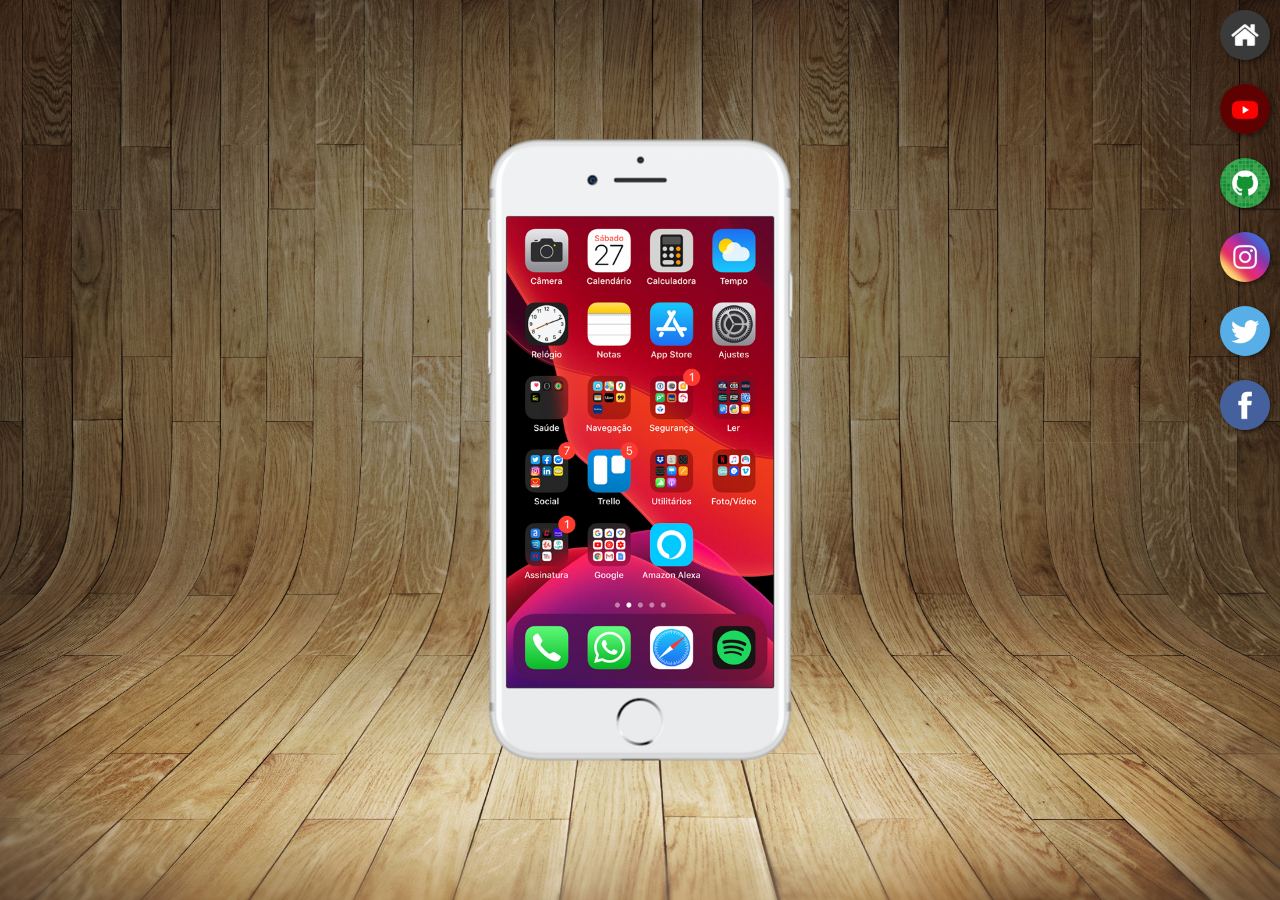
<file: index.html>
<!DOCTYPE html>
<html lang="pt-br">
<head>
    <meta charset="UTF-8">
    <meta name="viewport" content="width=device-width, initial-scale=1.0">
    <link rel="shortcut icon" href="pacote-d013/favicon.ico" type="image/x-icon">
    <link rel="stylesheet" href="estilos/style.css">
    <title>Projeto Redes Sociais</title>
</head>
<body>
   <main>
    <section id="telefone">
        <iframe src="home.html" name="tela" id="tela" frameborder="0">
            navegador não é compatível
        </iframe>

    </section>
    <section id="redes-sociais">
        <a href="home.html" target="tela"><img src="./pacote-d013/imagens/logo-home.jpg" alt="home"></a><br>
        <a href="youtube.html" target="tela"><img src="./pacote-d013/imagens/logo-youtube.jpg" alt="youtube"></a><br>
        <a href="github.html" target="tela"><img src="./pacote-d013/imagens/logo-github.jpg" alt="github"></a><br>
        <a href="instagram.html" target="tela"><img src="./pacote-d013/imagens/logo-instagram.jpg" alt="instagram"></a><br>
        <a href="twitter.html" target="tela"><img src="./pacote-d013/imagens/logo-twitter.jpg" alt="twitter"></a><br>
        <a href="facebook.html" target="tela"><img src="./pacote-d013/imagens/logo-facebook.jpg" alt="facebook"></a>
        
    </section>
   </main>
</body>
</html>
</file>
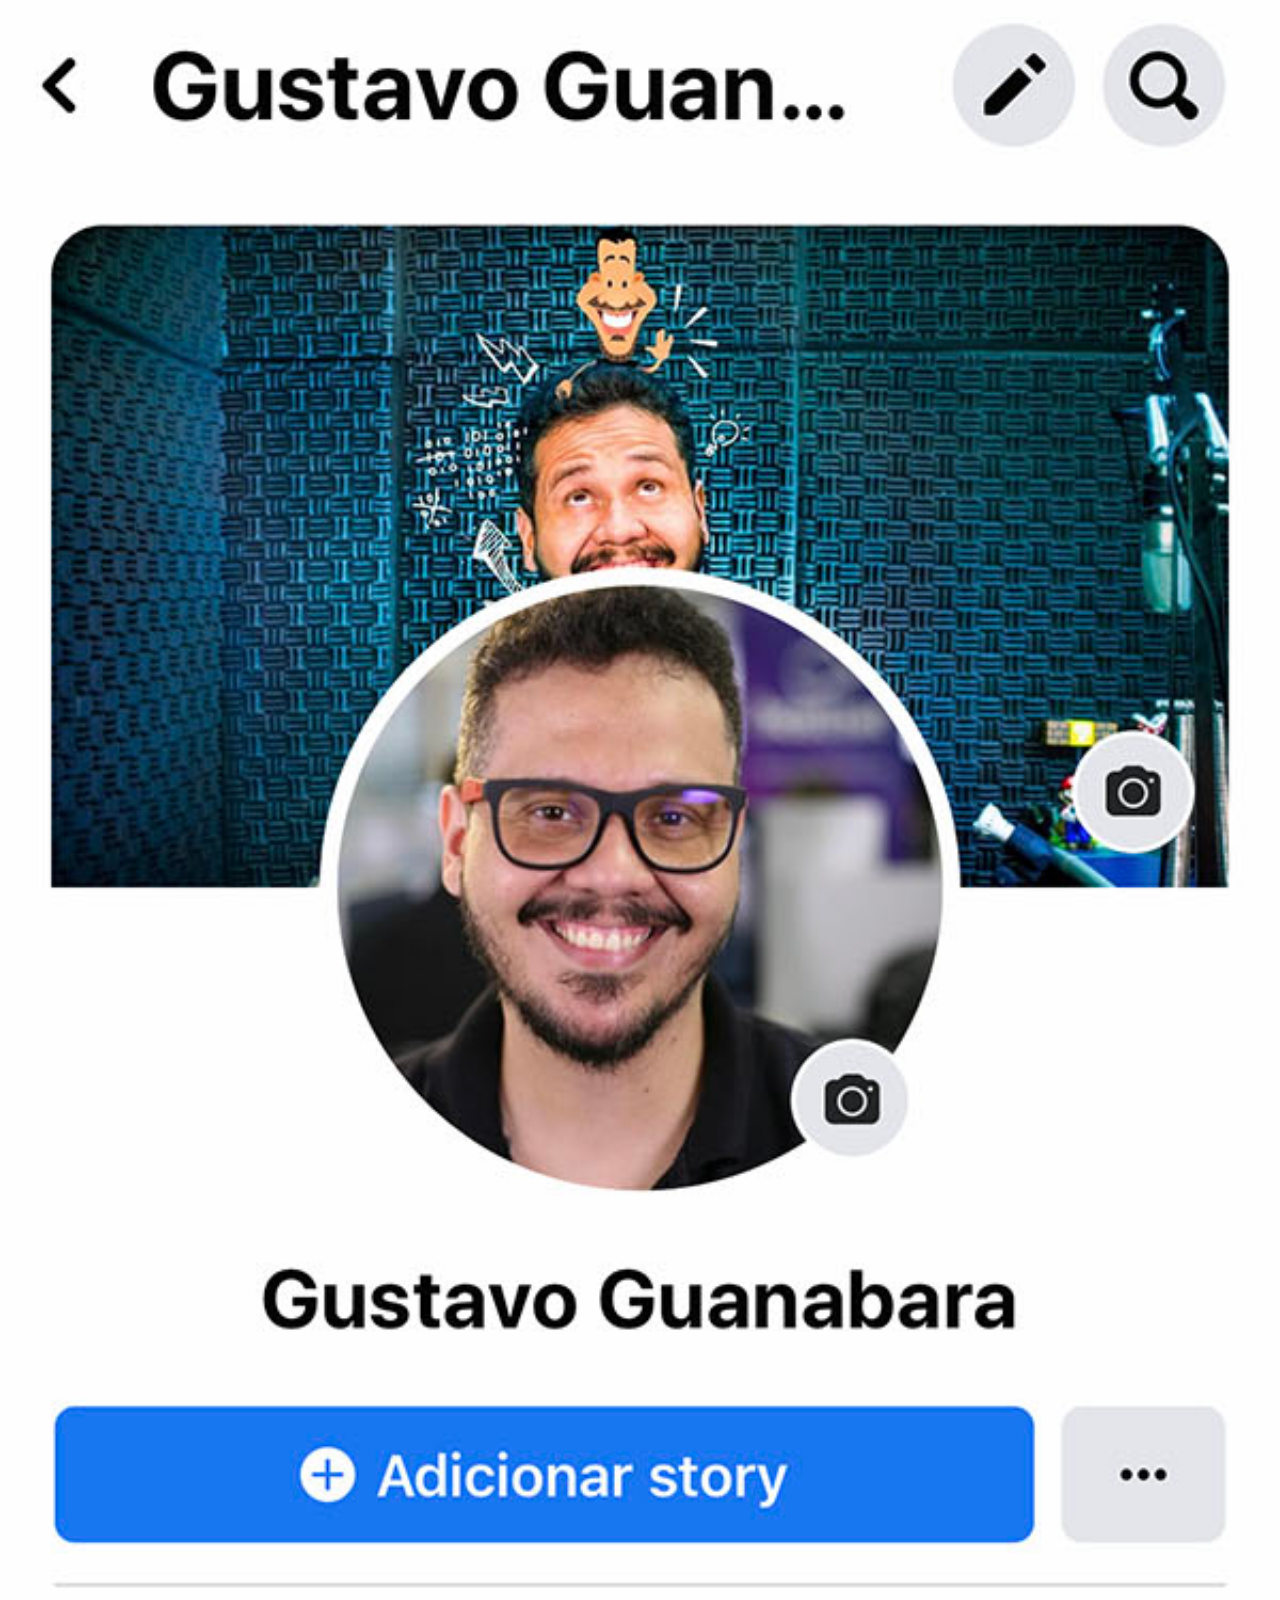
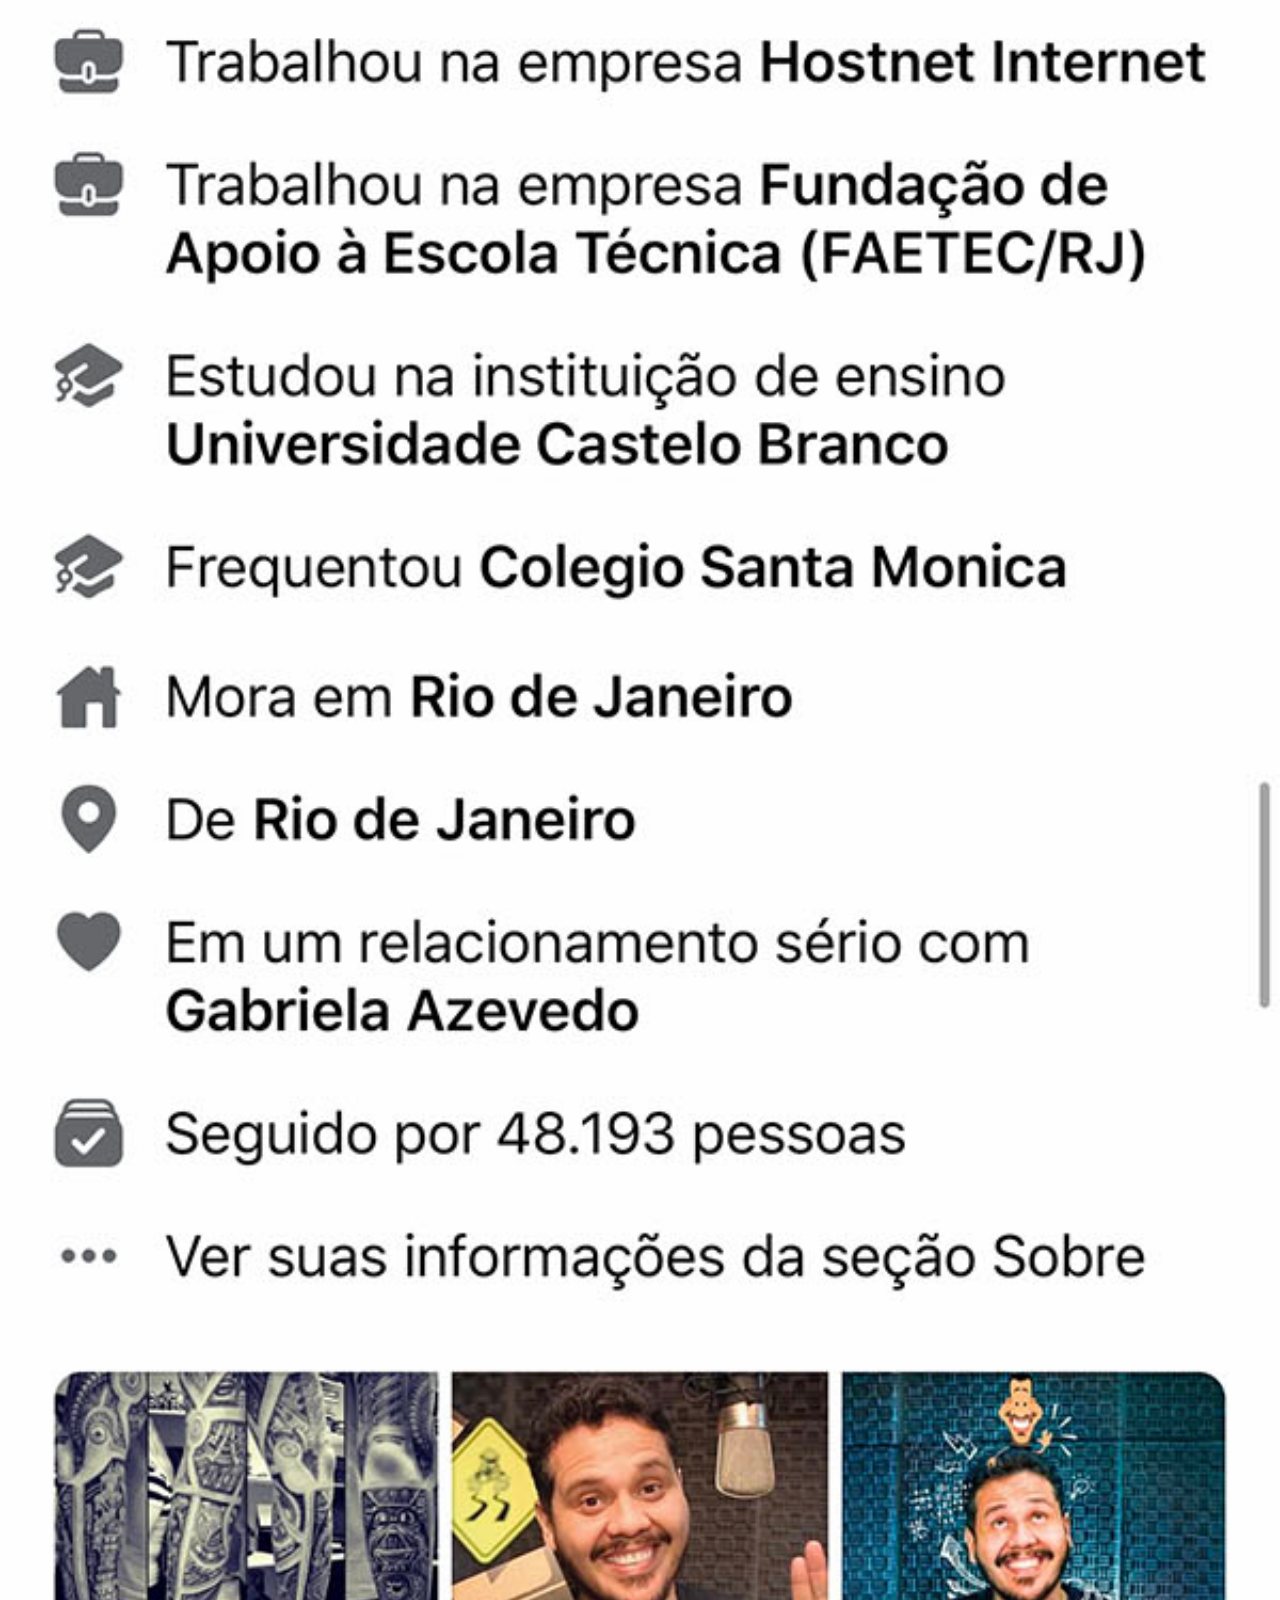
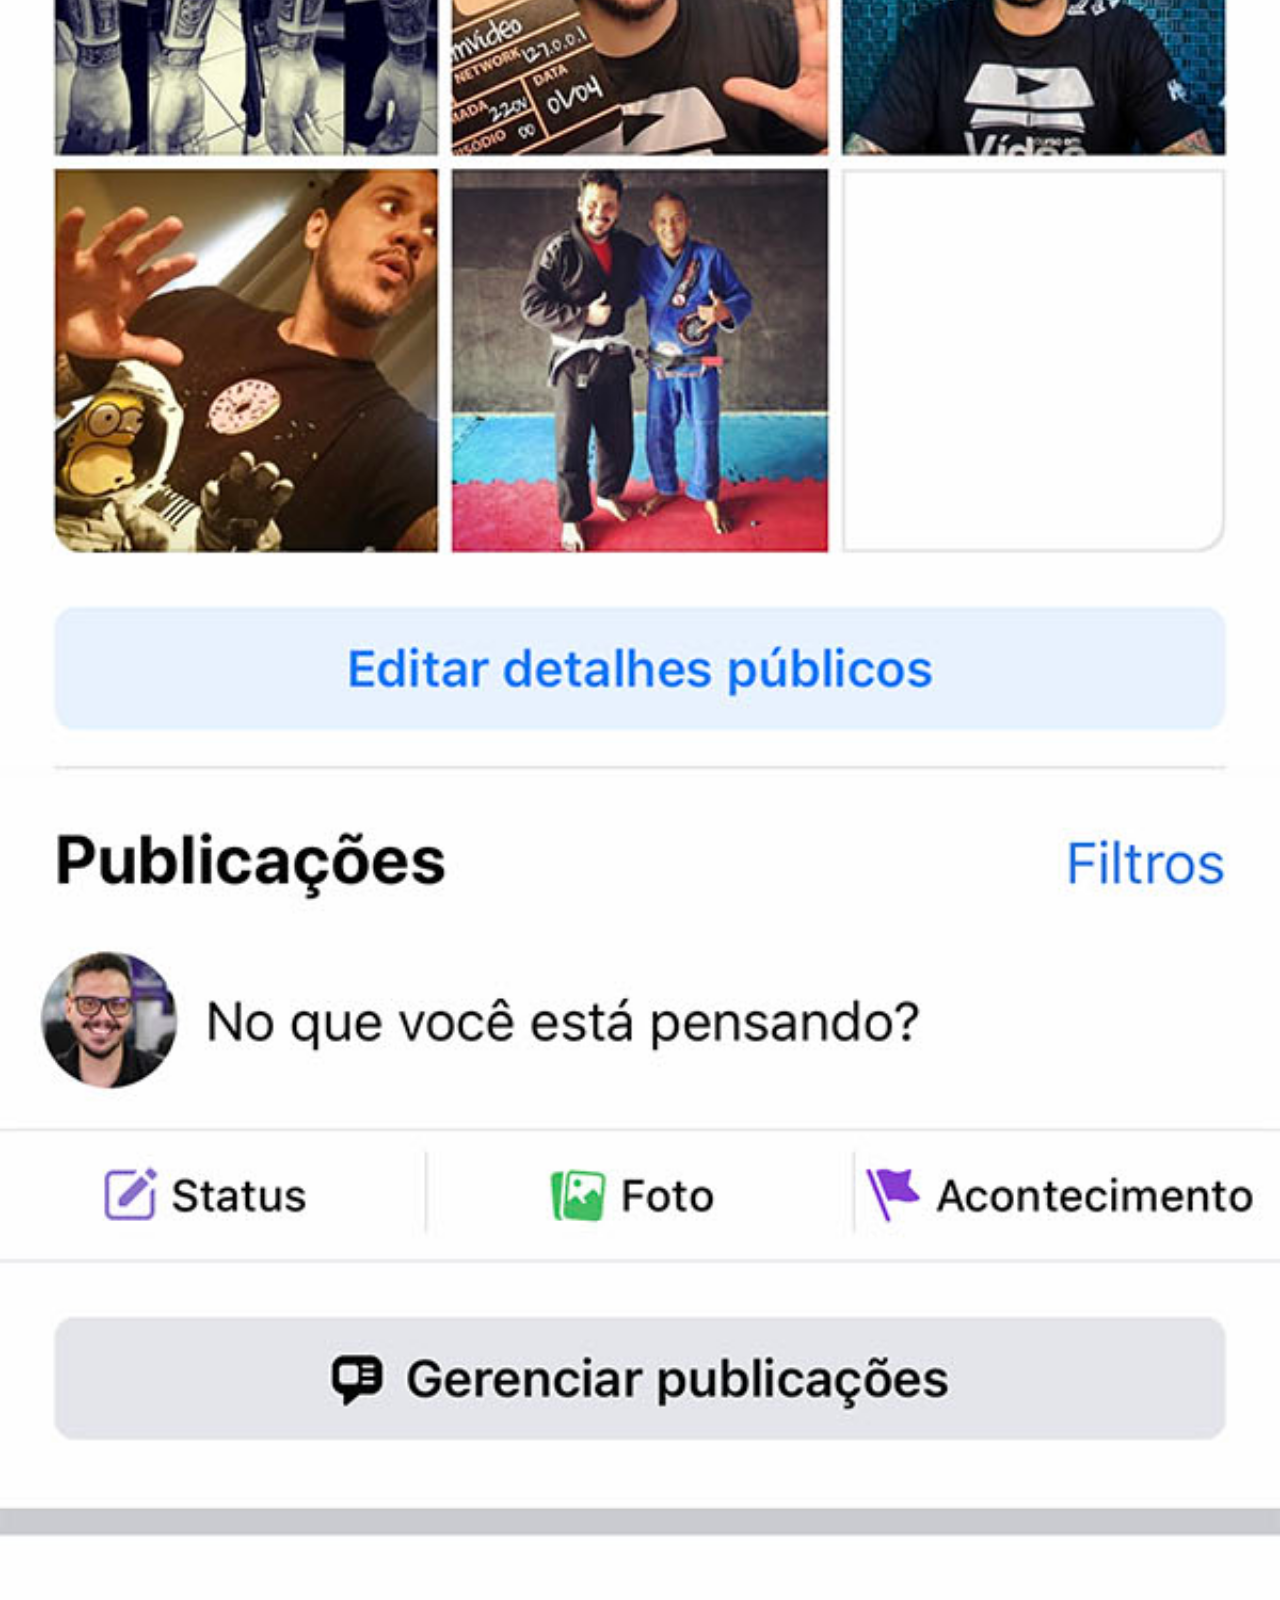
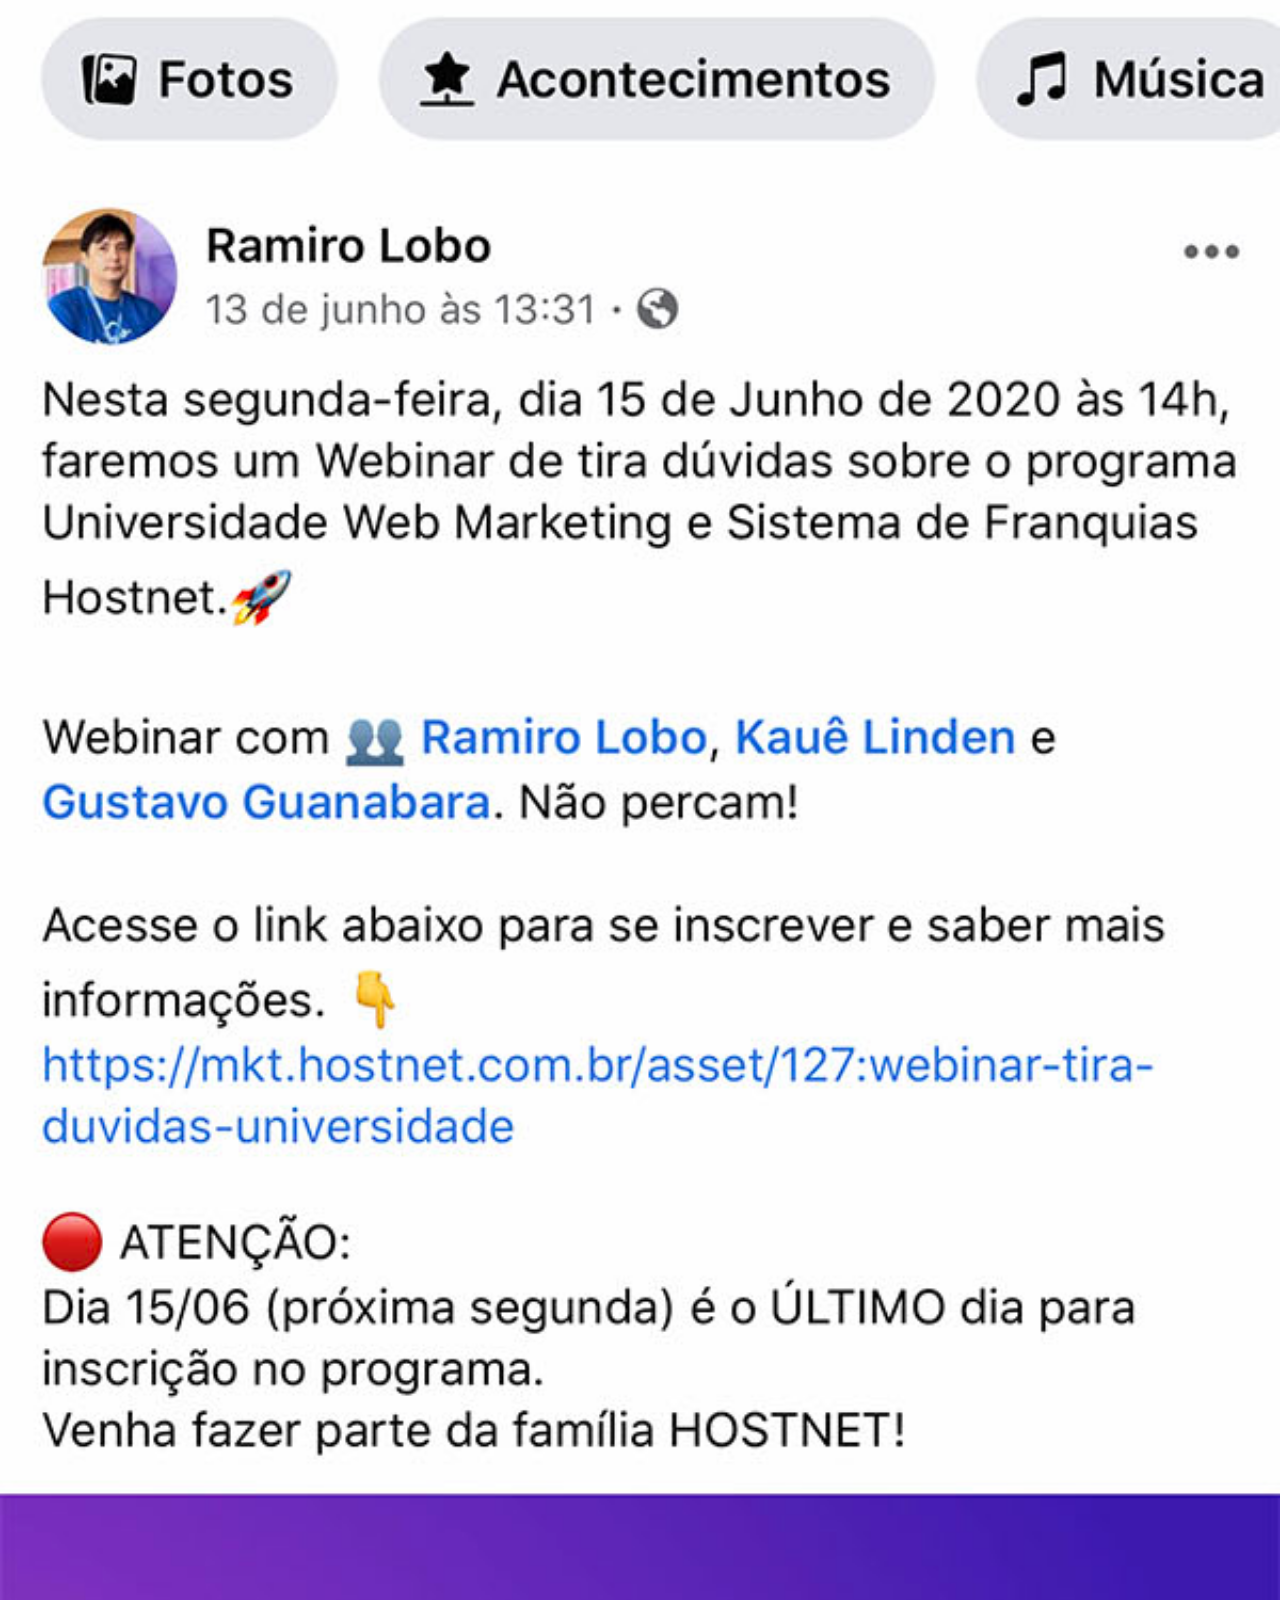
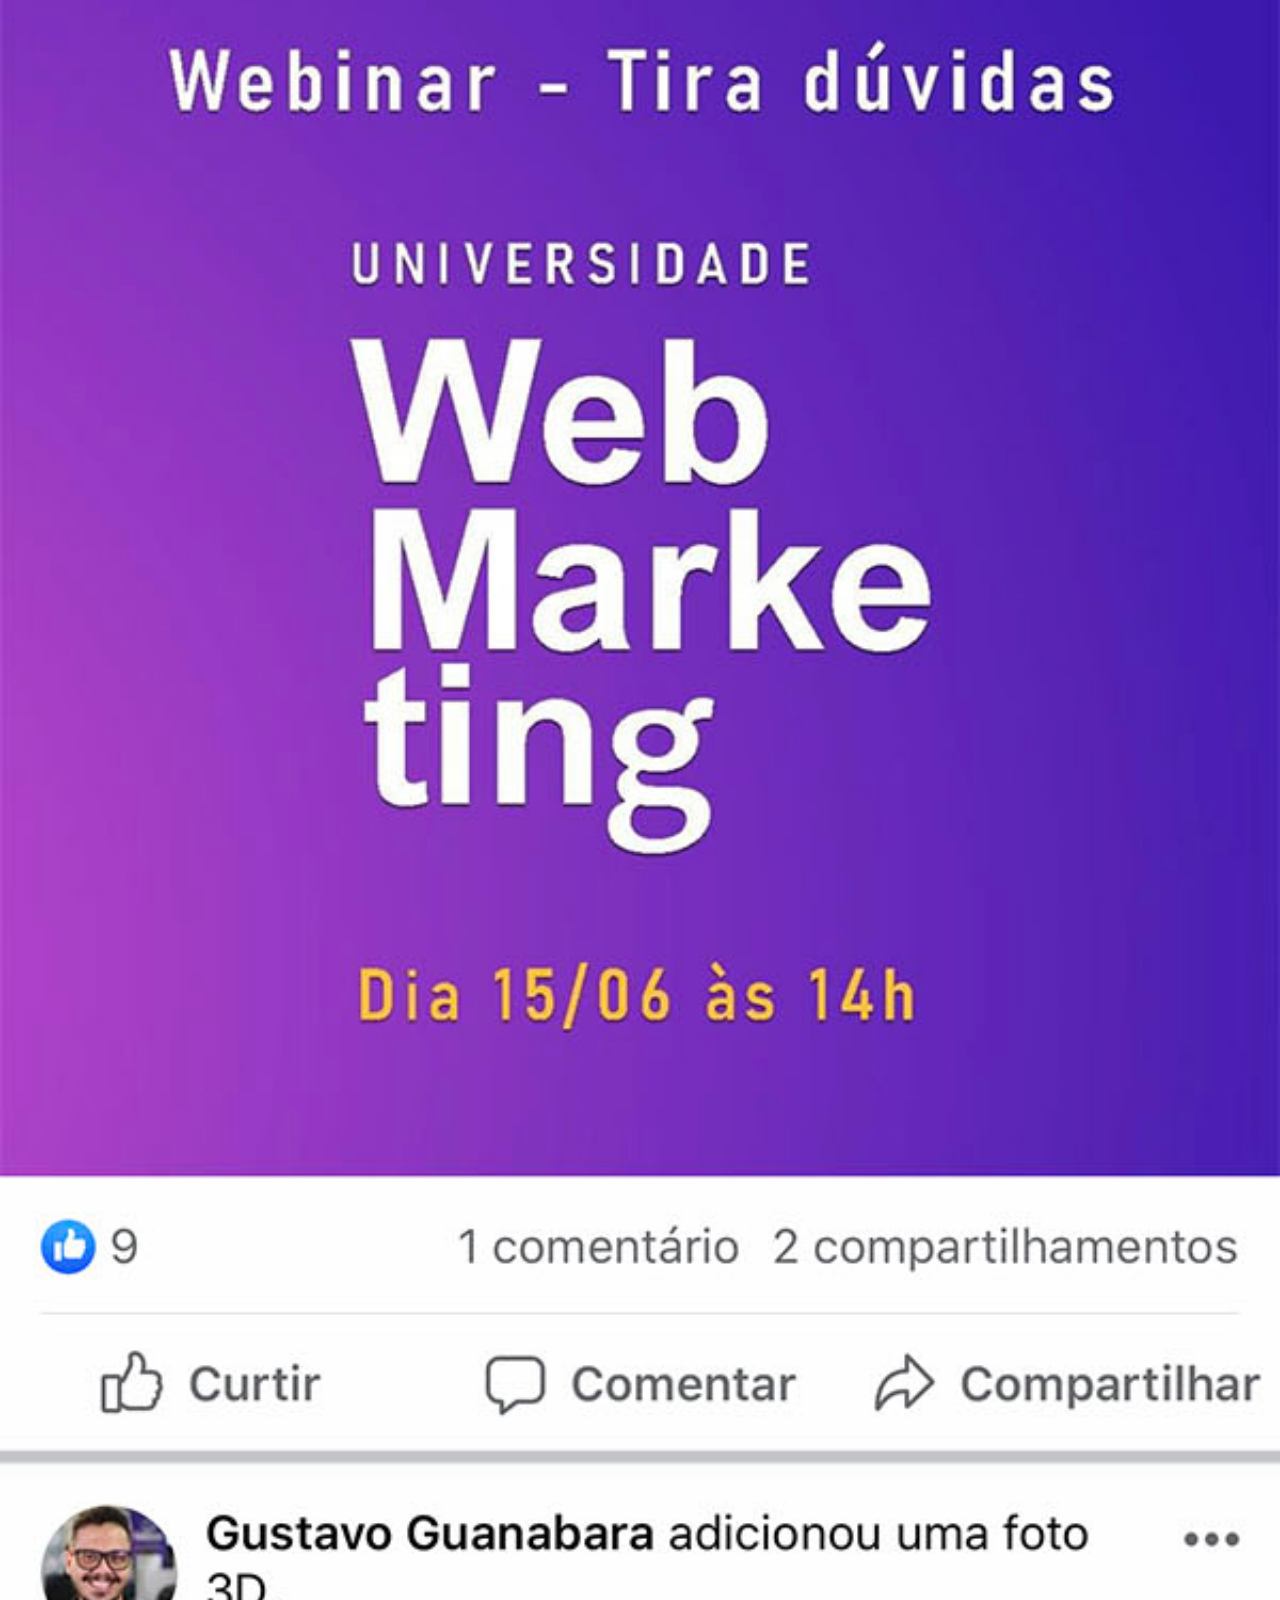
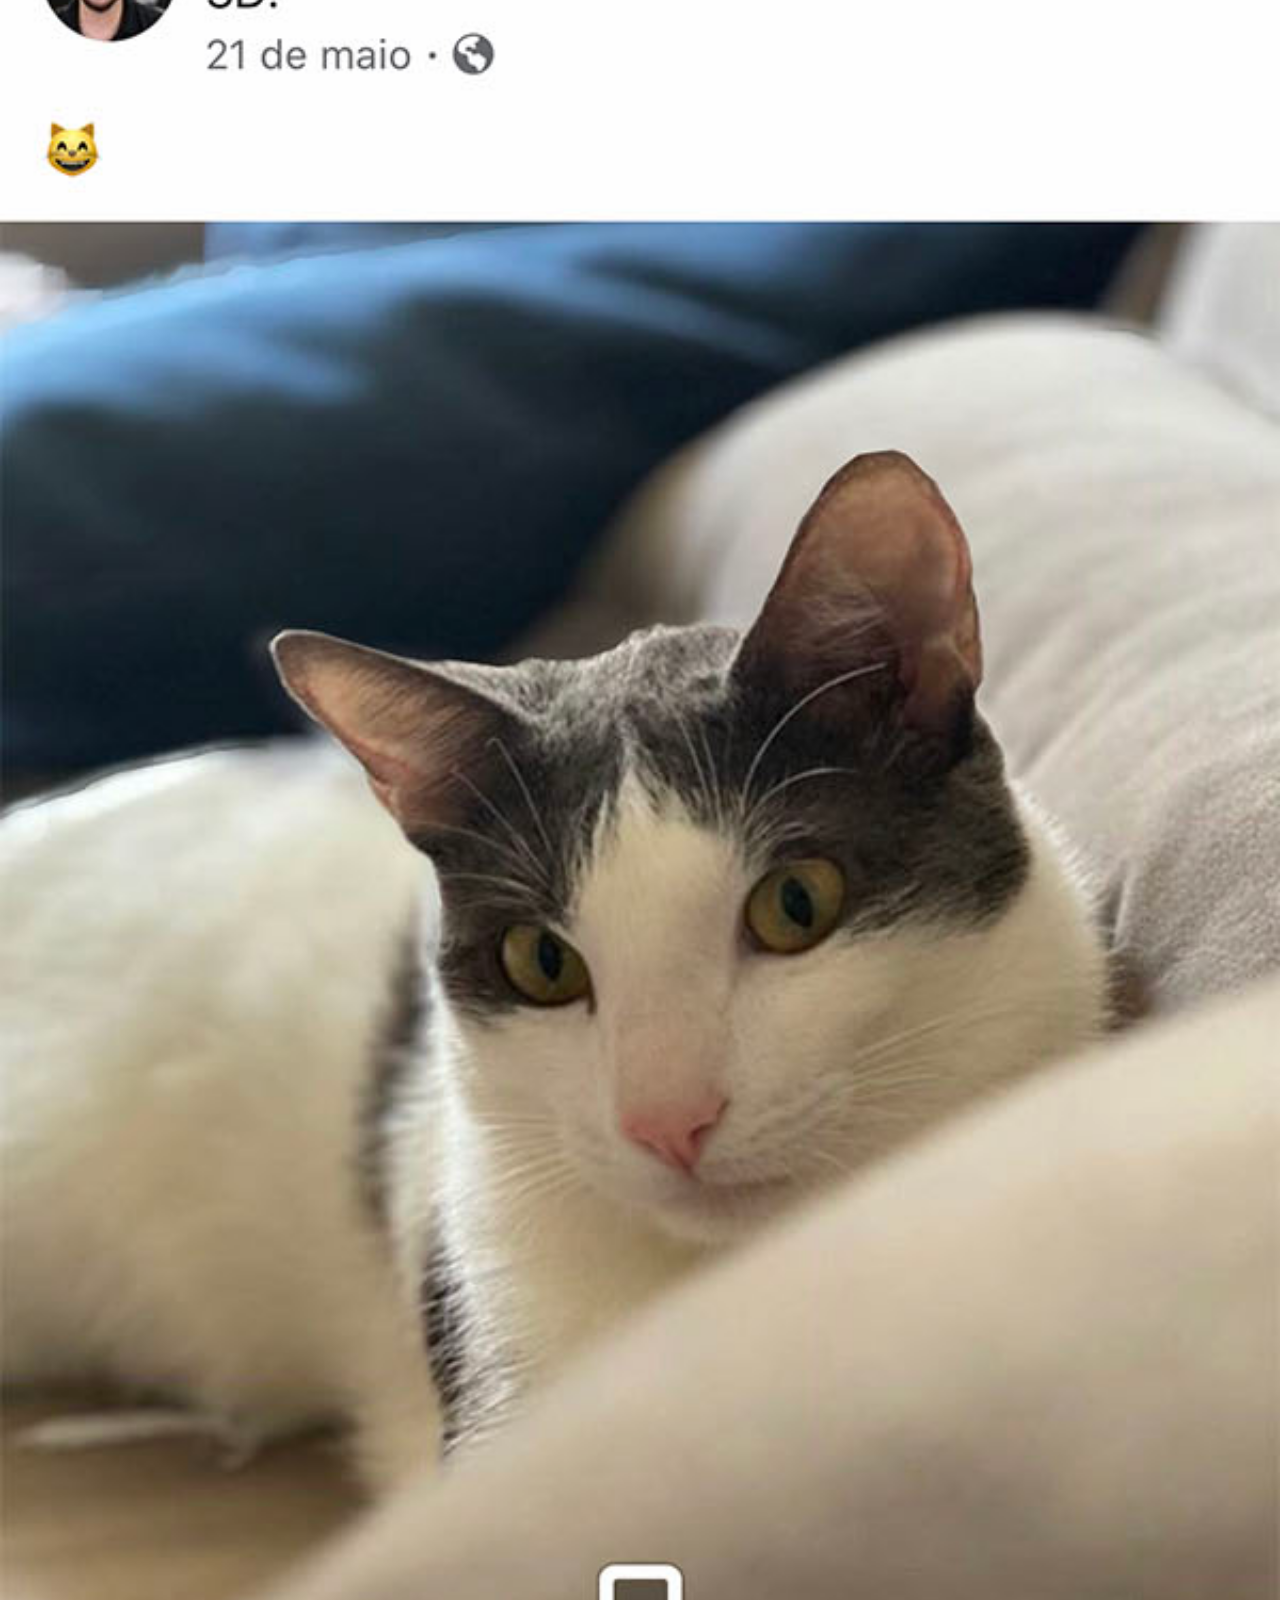
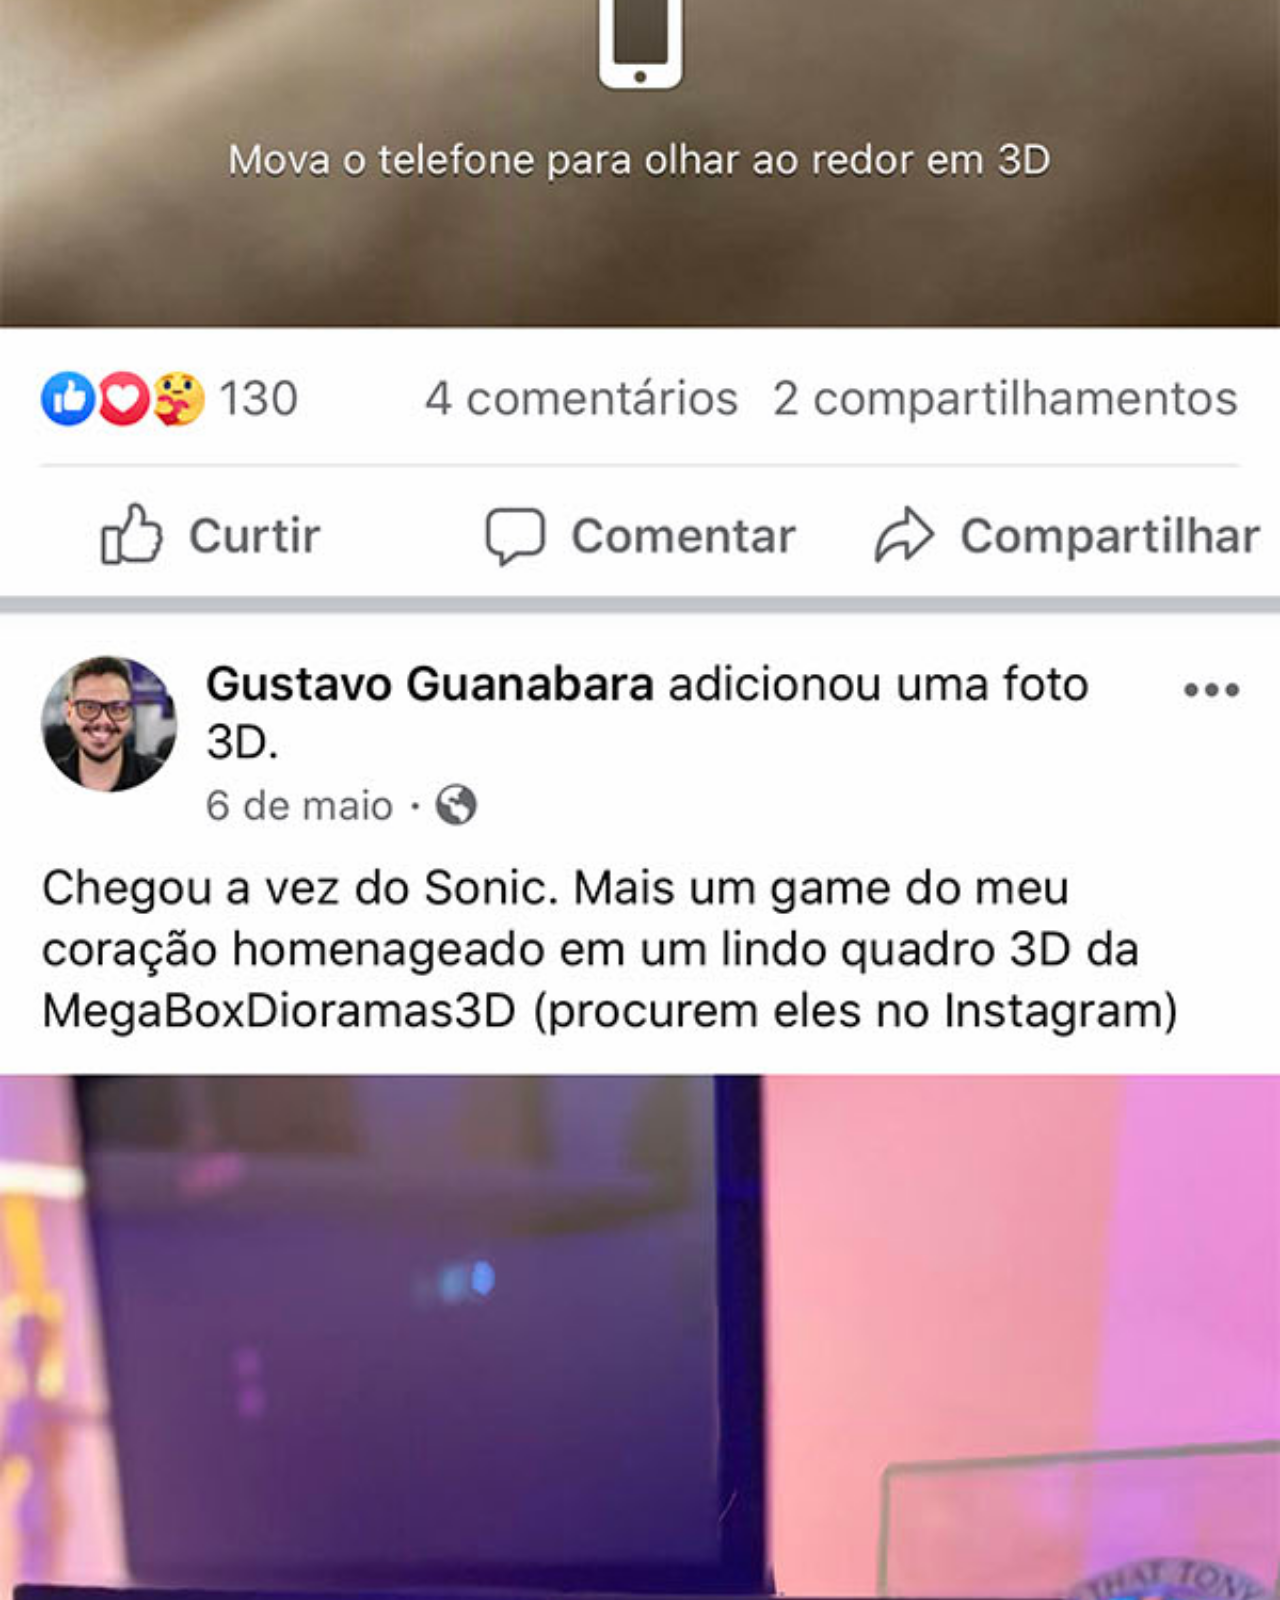
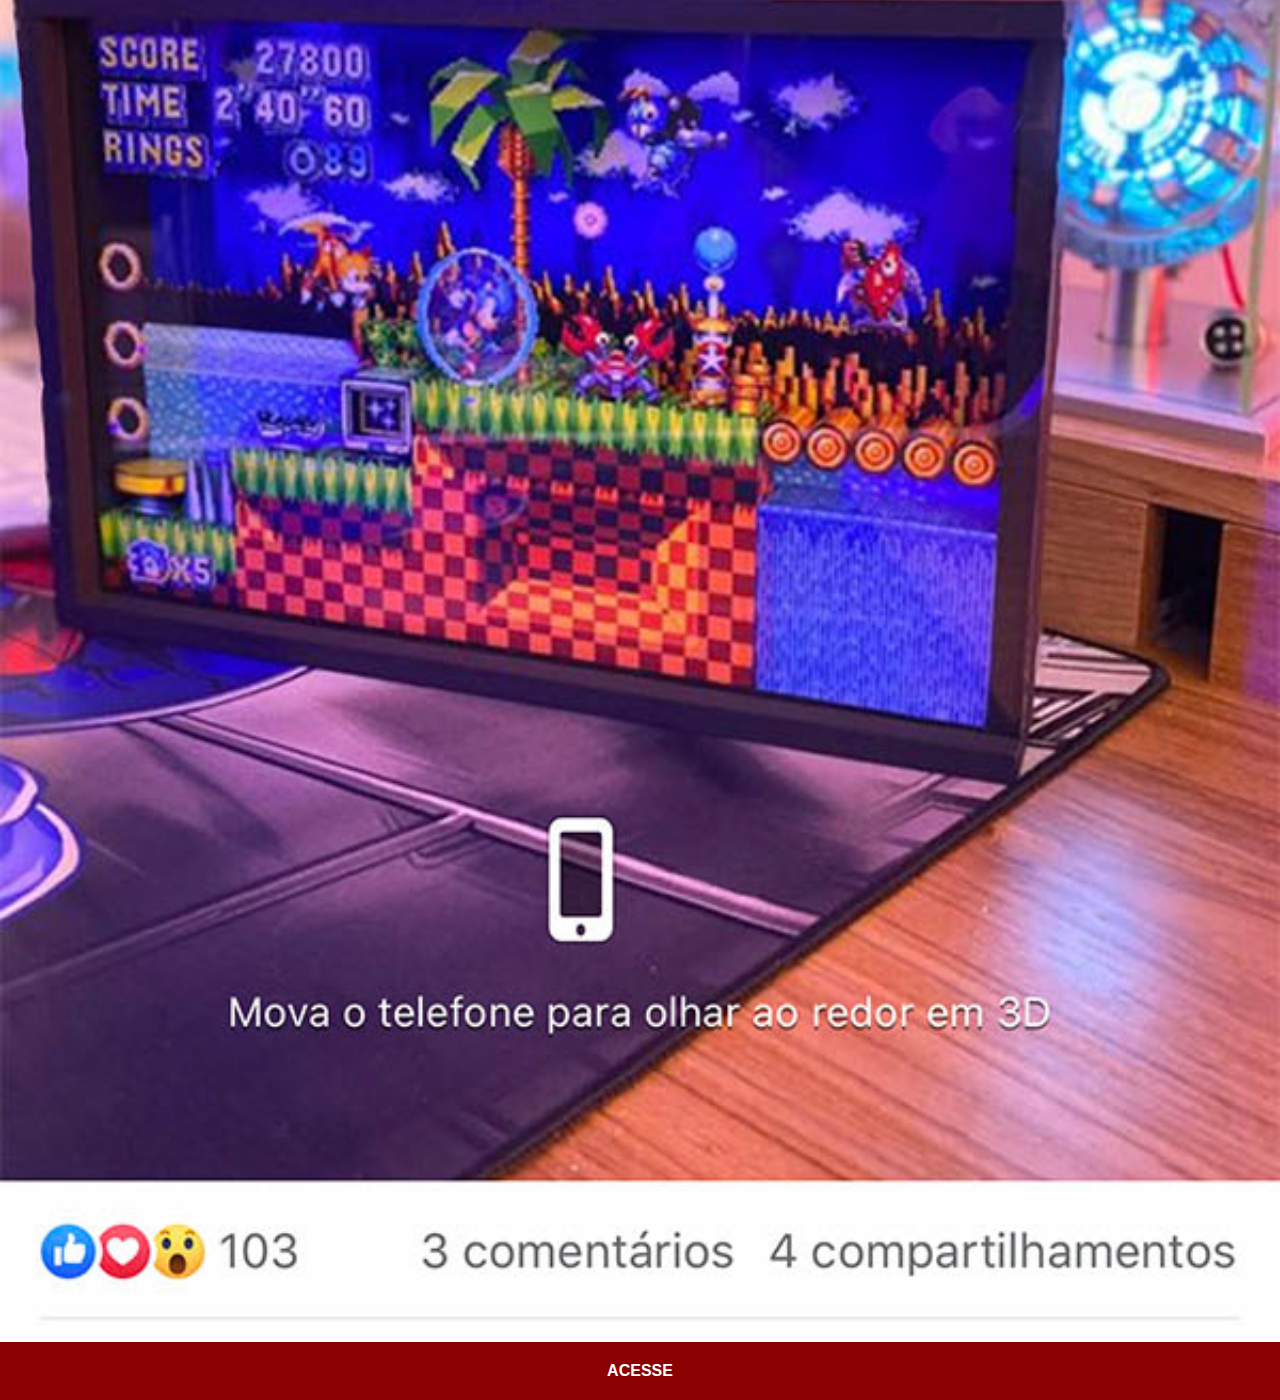
<file: facebook.html>
<!DOCTYPE html>
<html lang="pt-br">
<head>
    <meta charset="UTF-8">
    <meta name="viewport" content="width=device-width, initial-scale=1.0">
    <title>Document</title>
    <link rel="stylesheet" href="estilos/social.css">
</head>
<body>
    <img src="./pacote-d013/imagens/tela-facebook.jpg" alt="github">
    <a href="https://www.facebook.com/CursosEmVideo/" target="_blank">ACESSE</a>
</body>
</html>
</file>
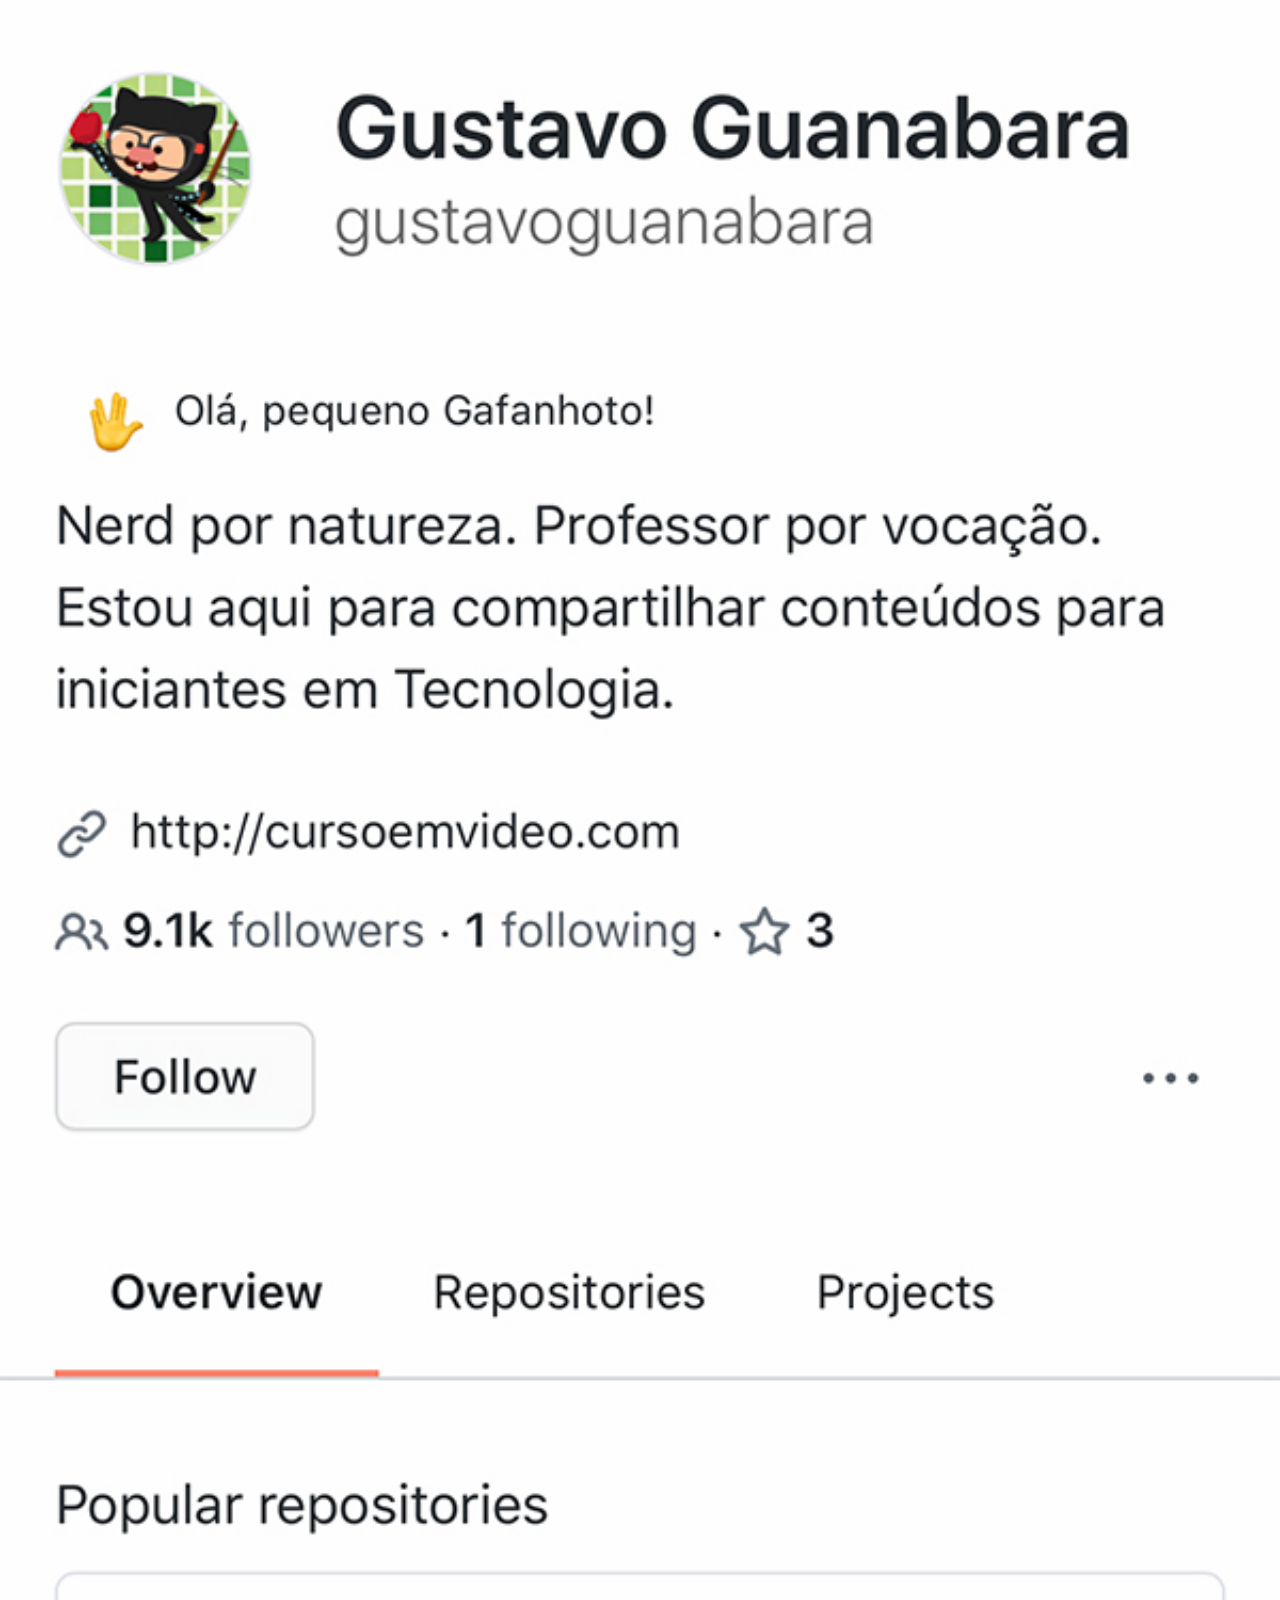
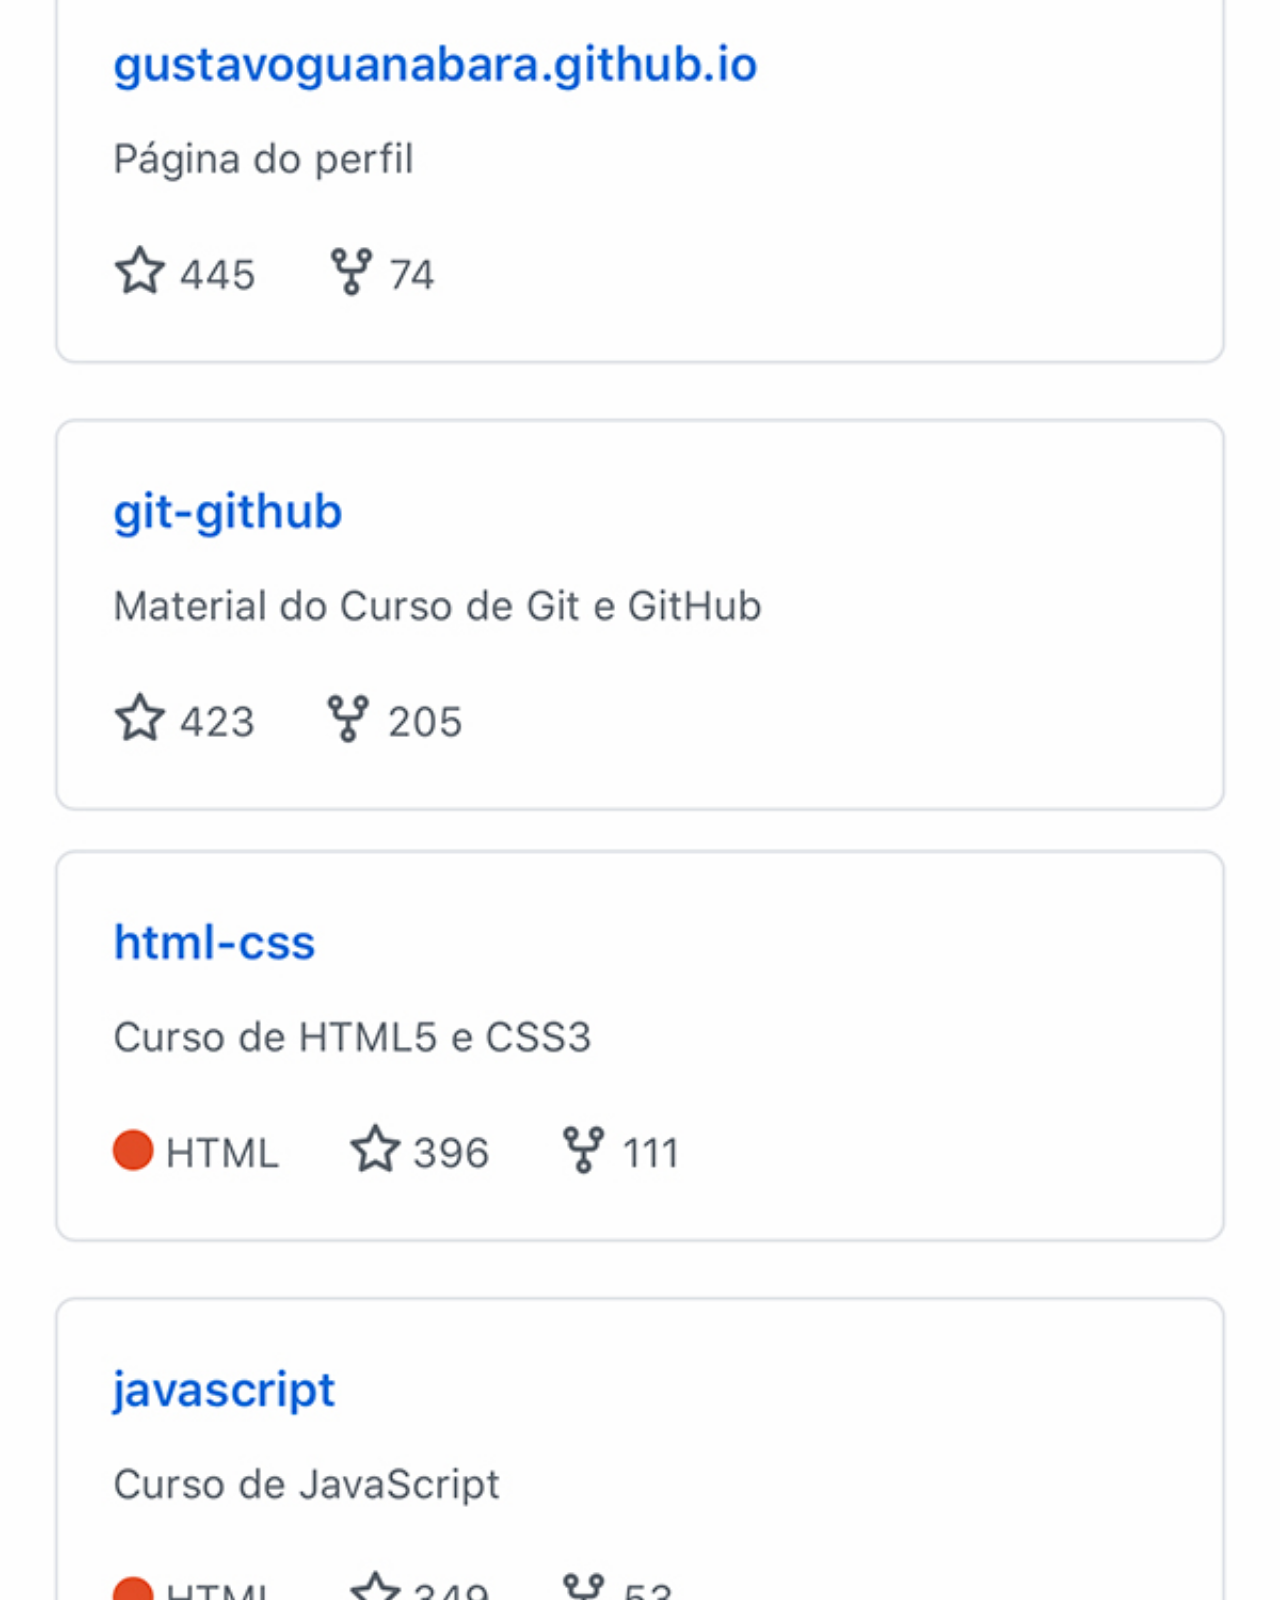
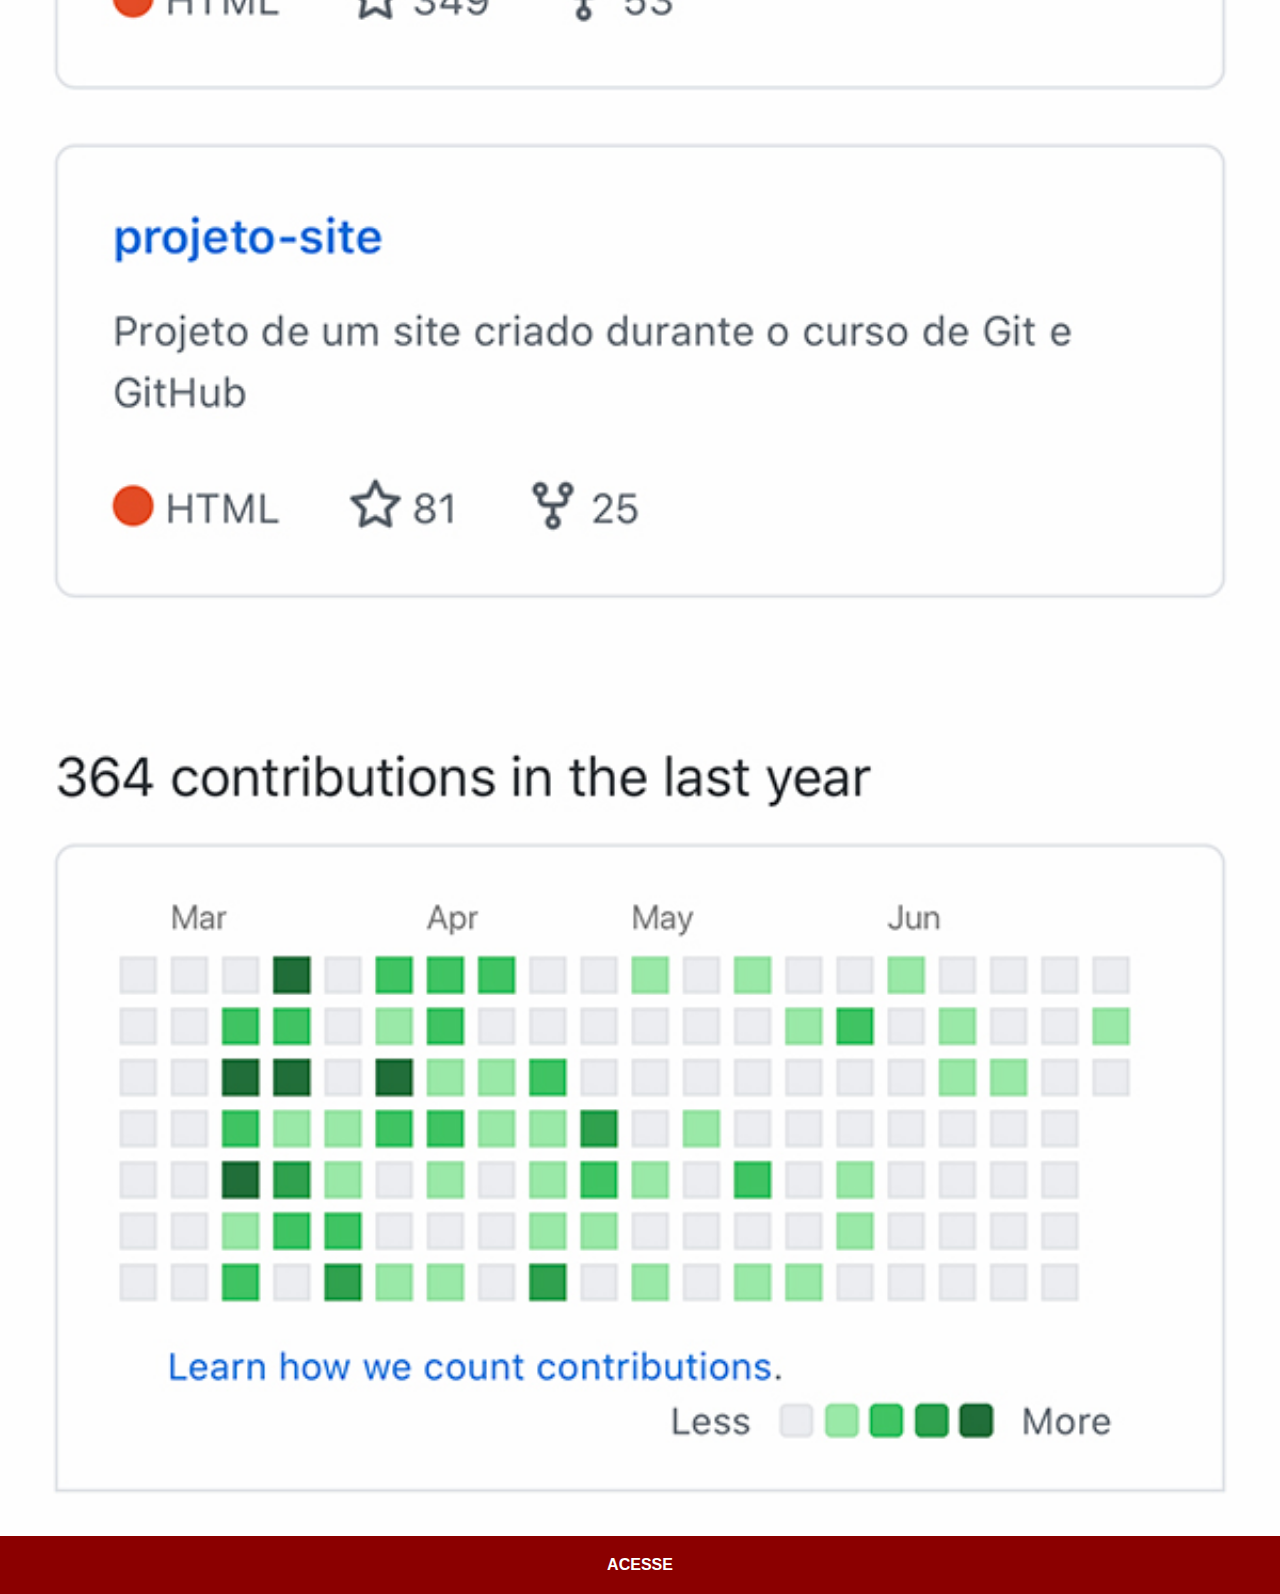
<file: github.html>
<!DOCTYPE html>
<html lang="pt-br">
<head>
    <meta charset="UTF-8">
    <meta name="viewport" content="width=device-width, initial-scale=1.0">
    <title>Document</title>
    <link rel="stylesheet" href="estilos/social.css">
</head>
<body>
    <img src="./pacote-d013/imagens/tela-github.jpg" alt="github">
    <a href="https://github.com/gustavoguanabara" target="_blank">ACESSE</a>
</body>
</html>
</file>
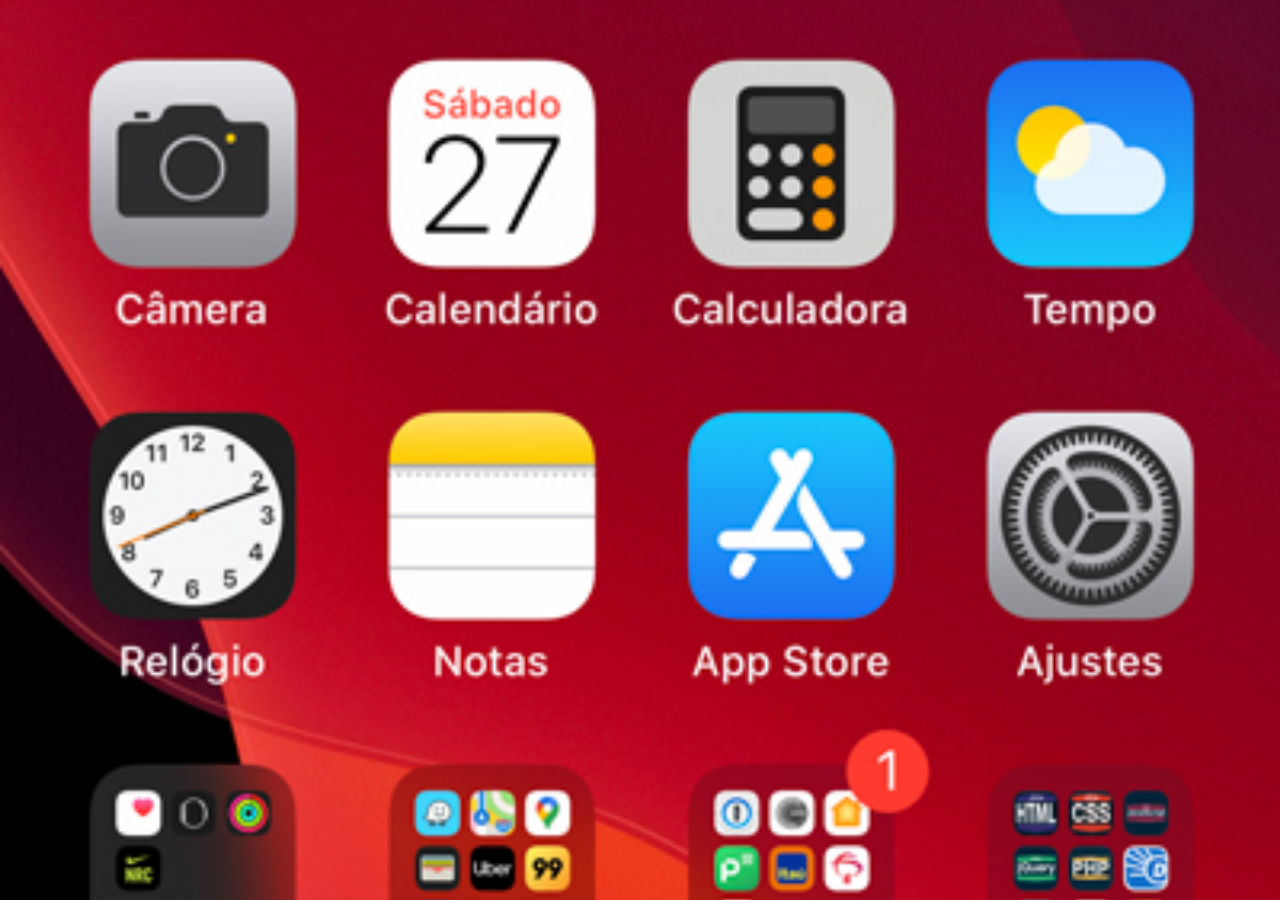
<file: home.html>
<!DOCTYPE html>
<html lang="pt-br">
<head>
    <meta charset="UTF-8">
    <meta name="viewport" content="width=device-width, initial-scale=1.0">
    <title>Document</title>
</head>
<style>
    *{
        margin: 0px;
        padding: 0px;
    }

    body{
        width: 100vw;
        height: 100vh;
        background: black url('./pacote-d013/imagens/tela-home.jpg') no-repeat top center;
        background-size: cover;
    }
</style>
<body>
    
</body>
</html>
</file>
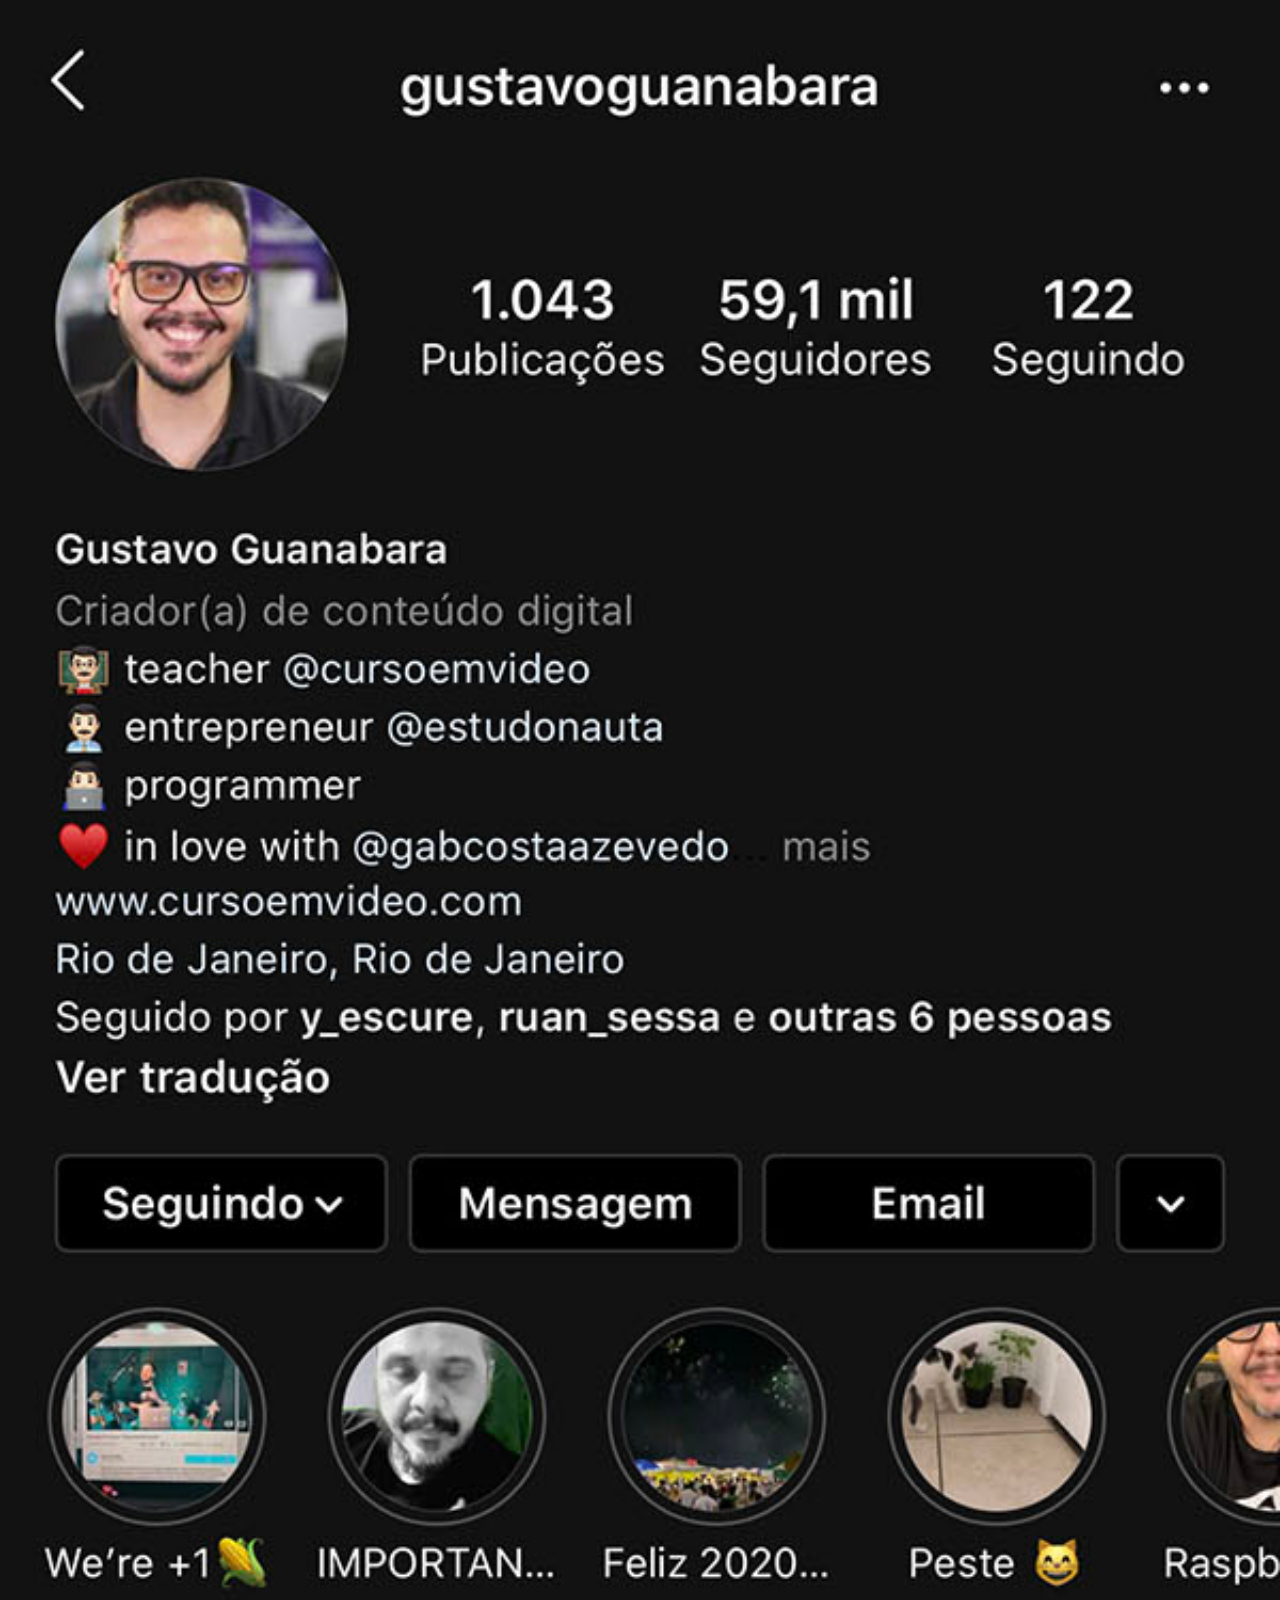
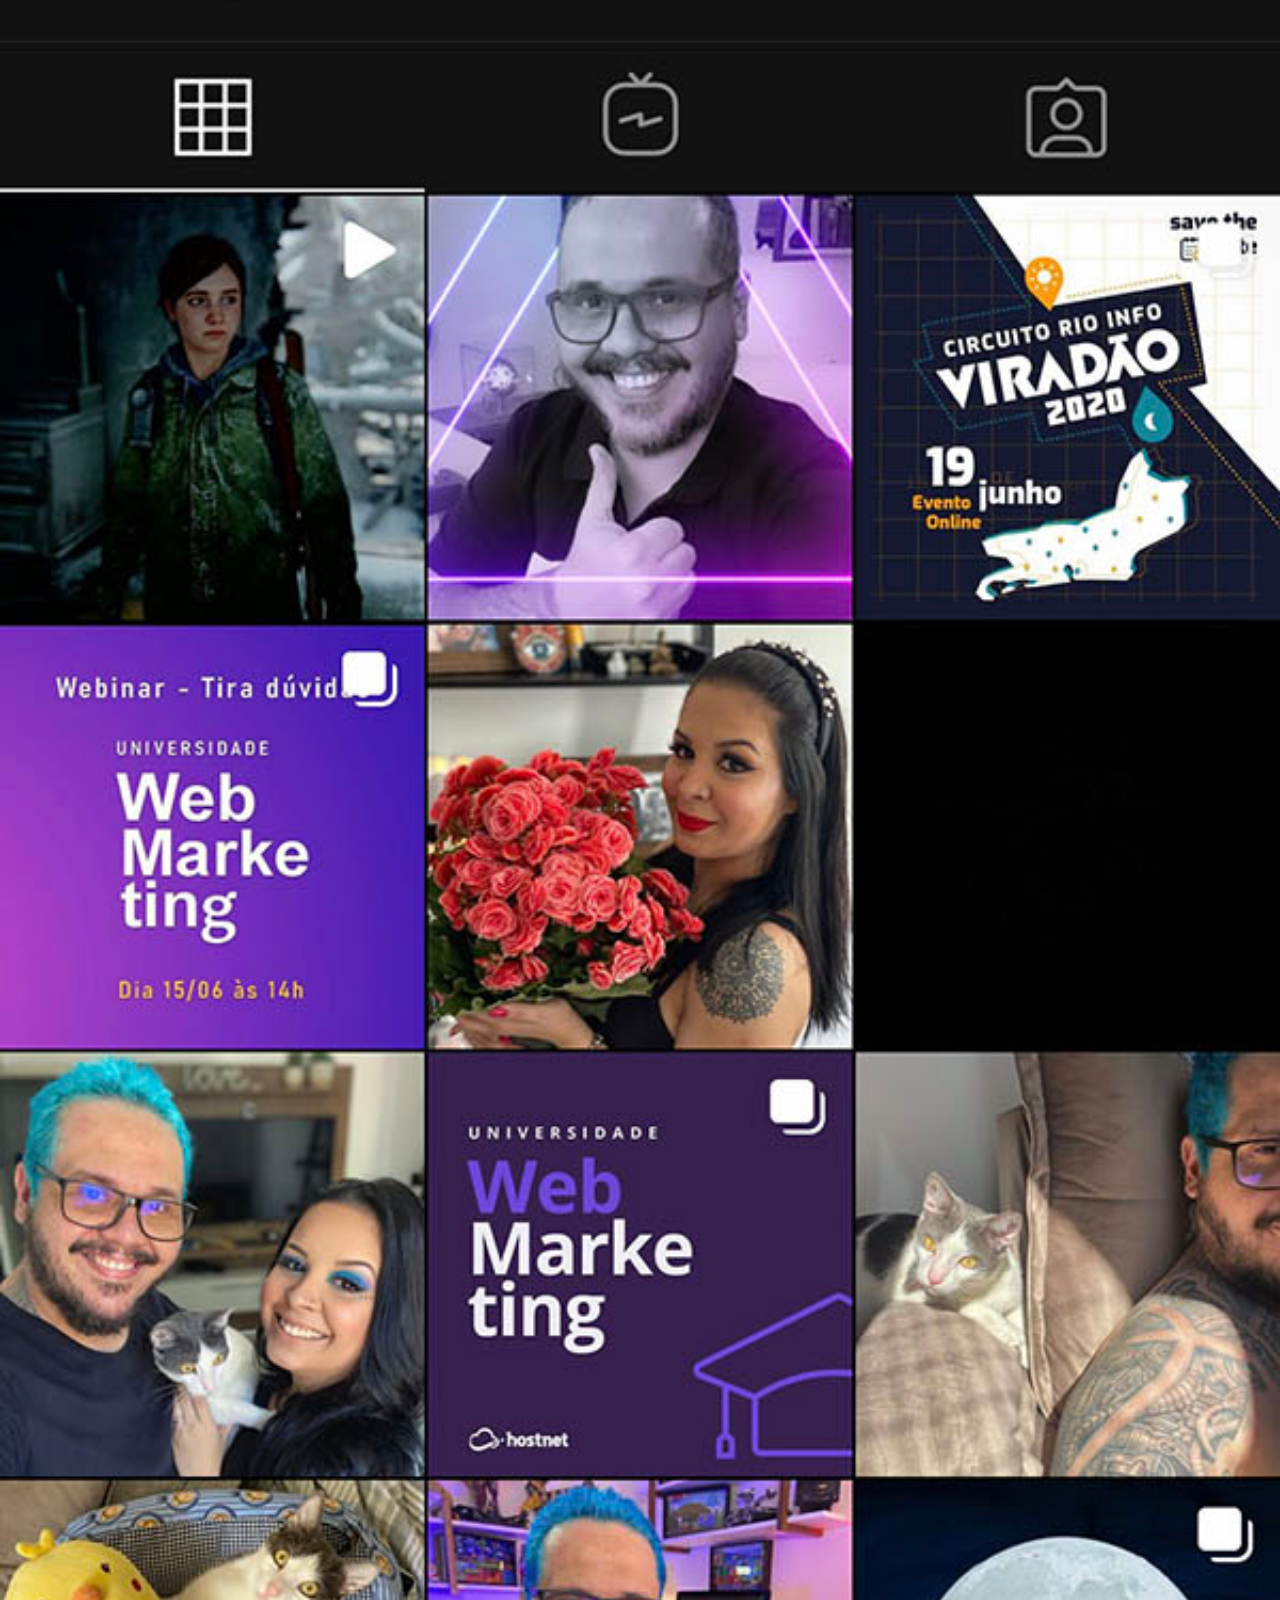
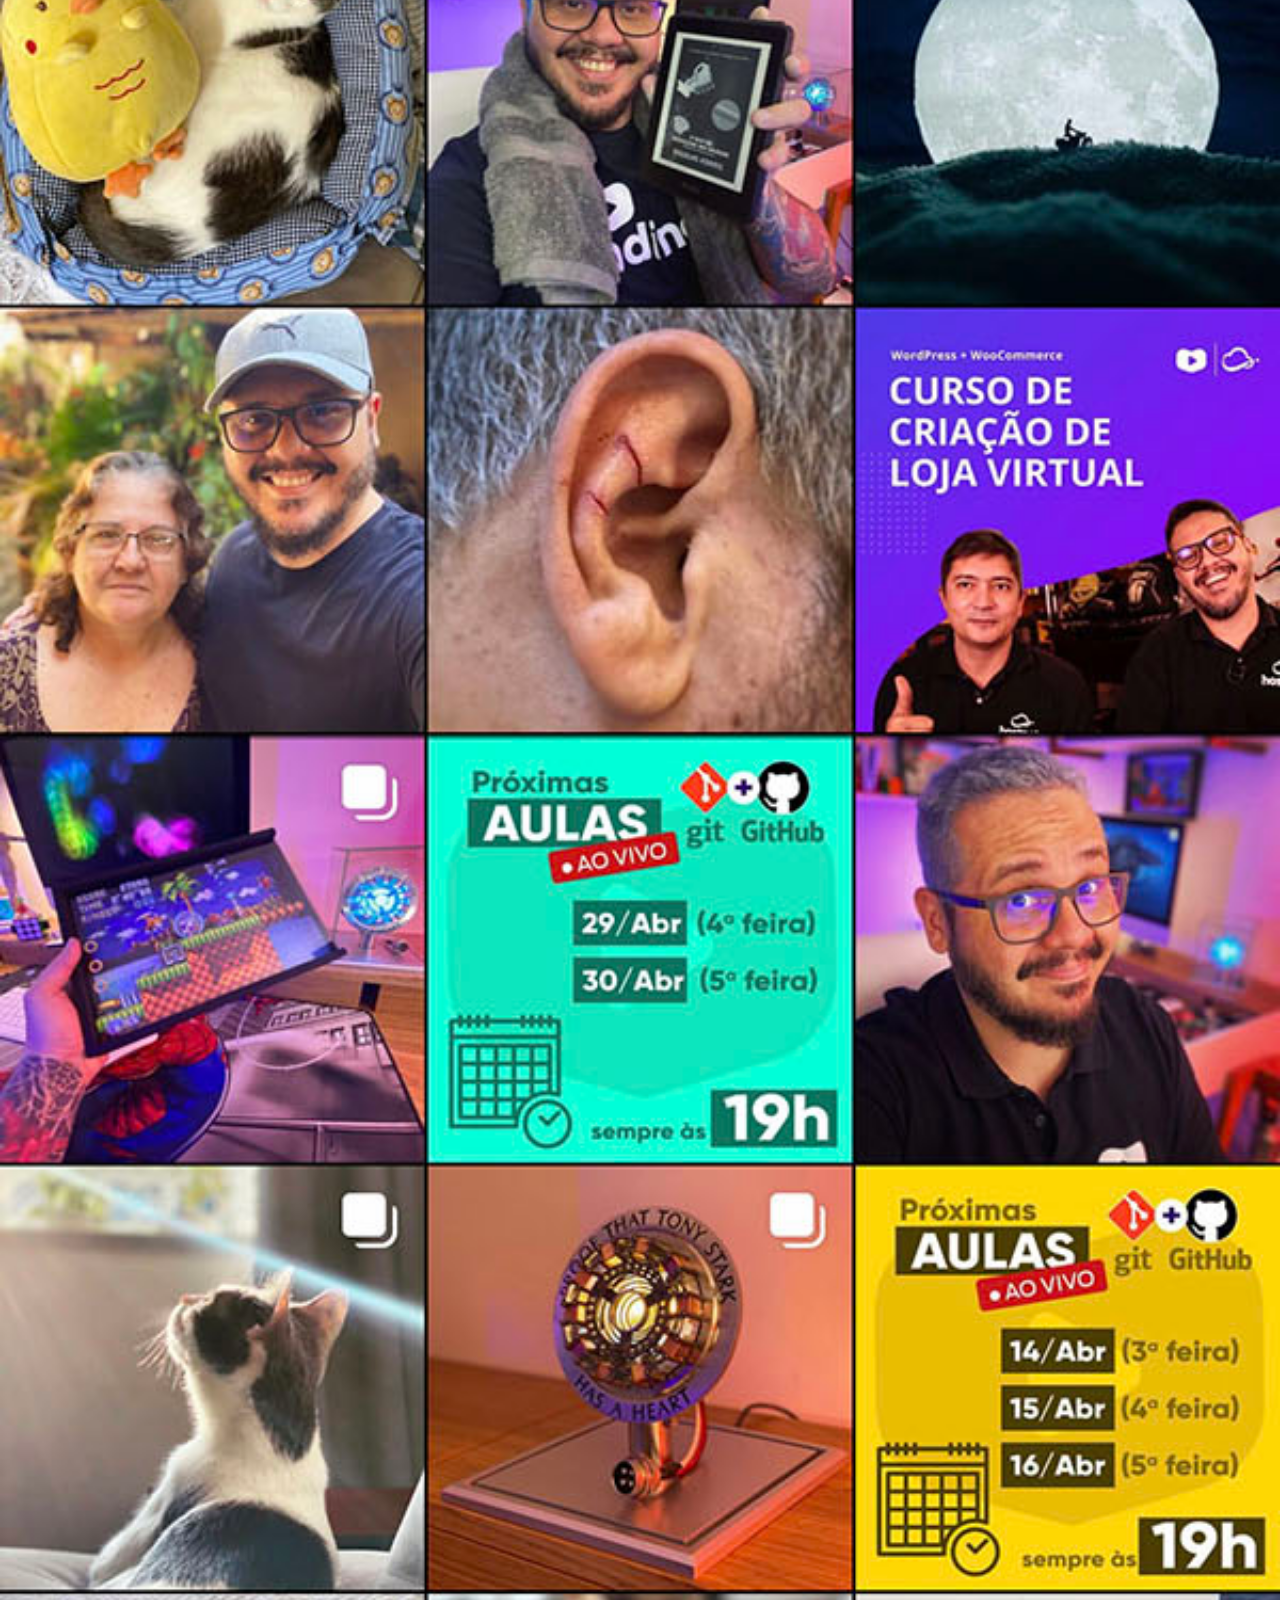
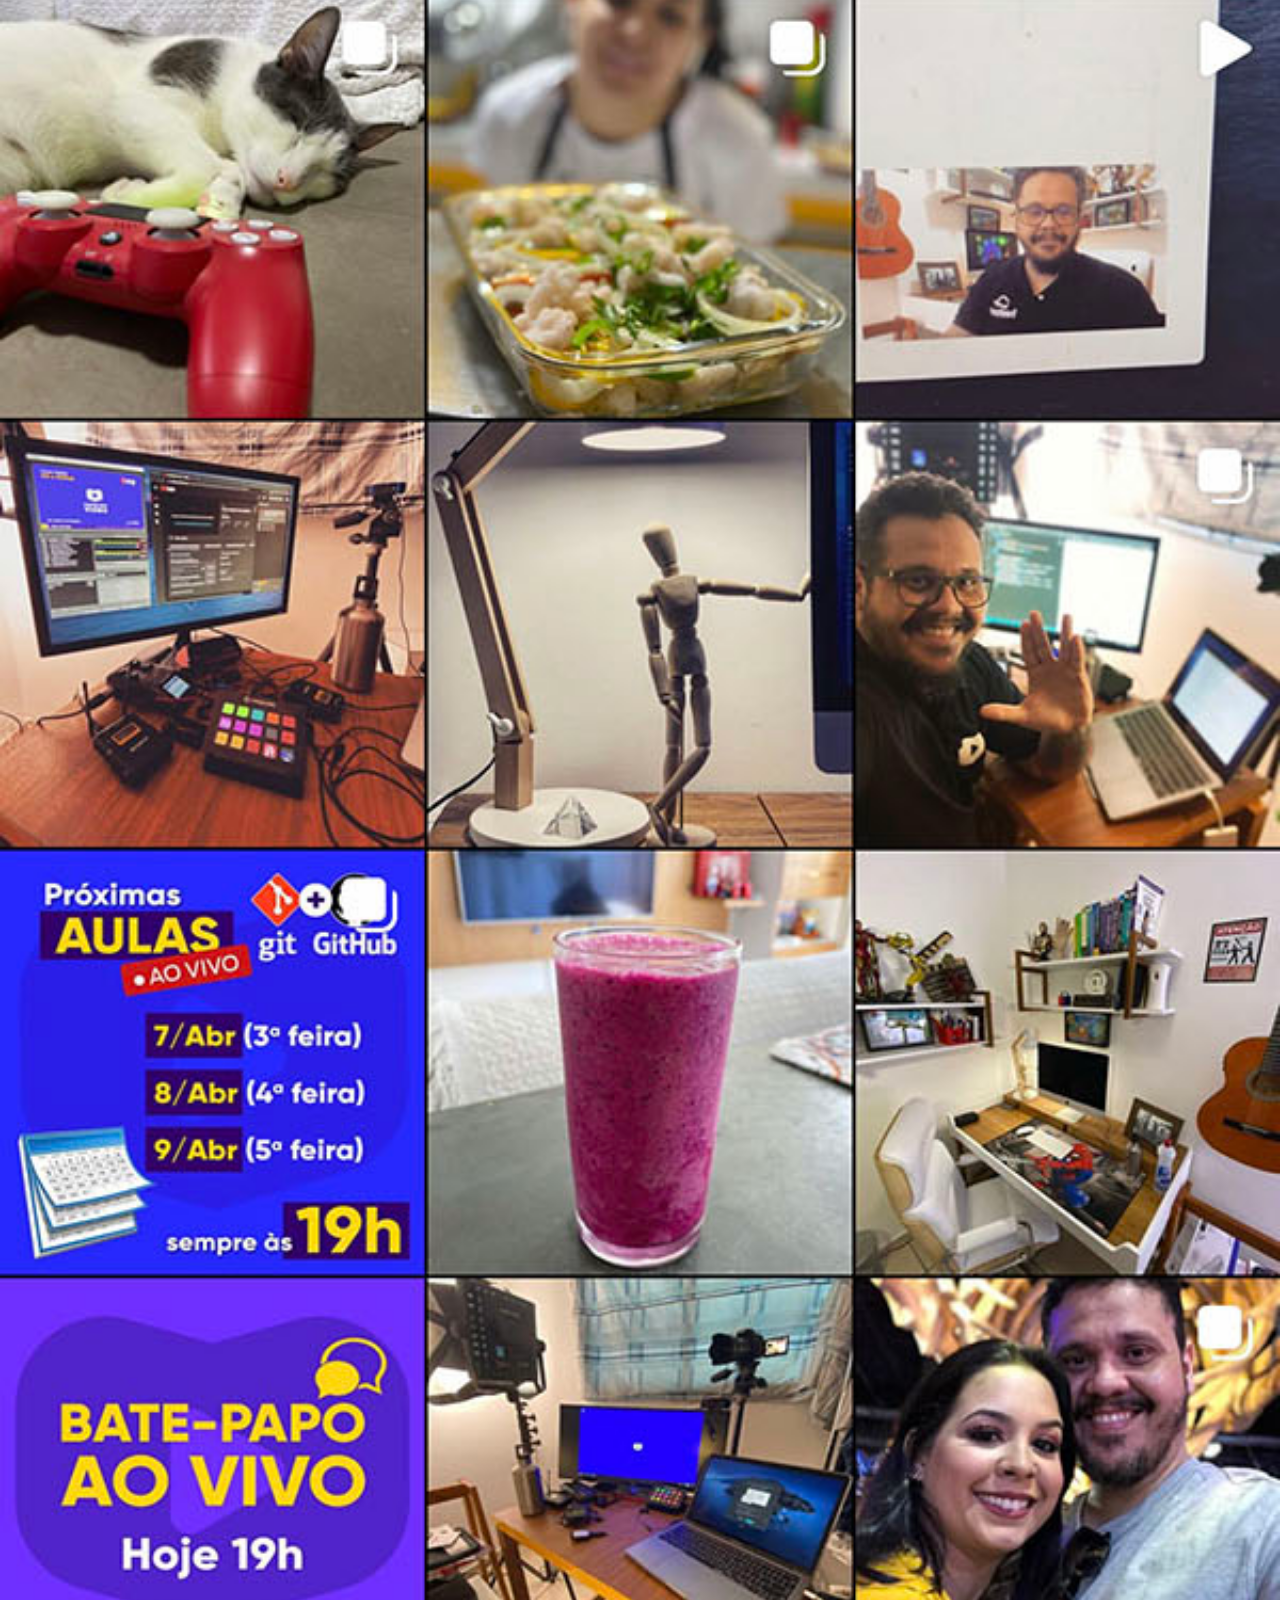
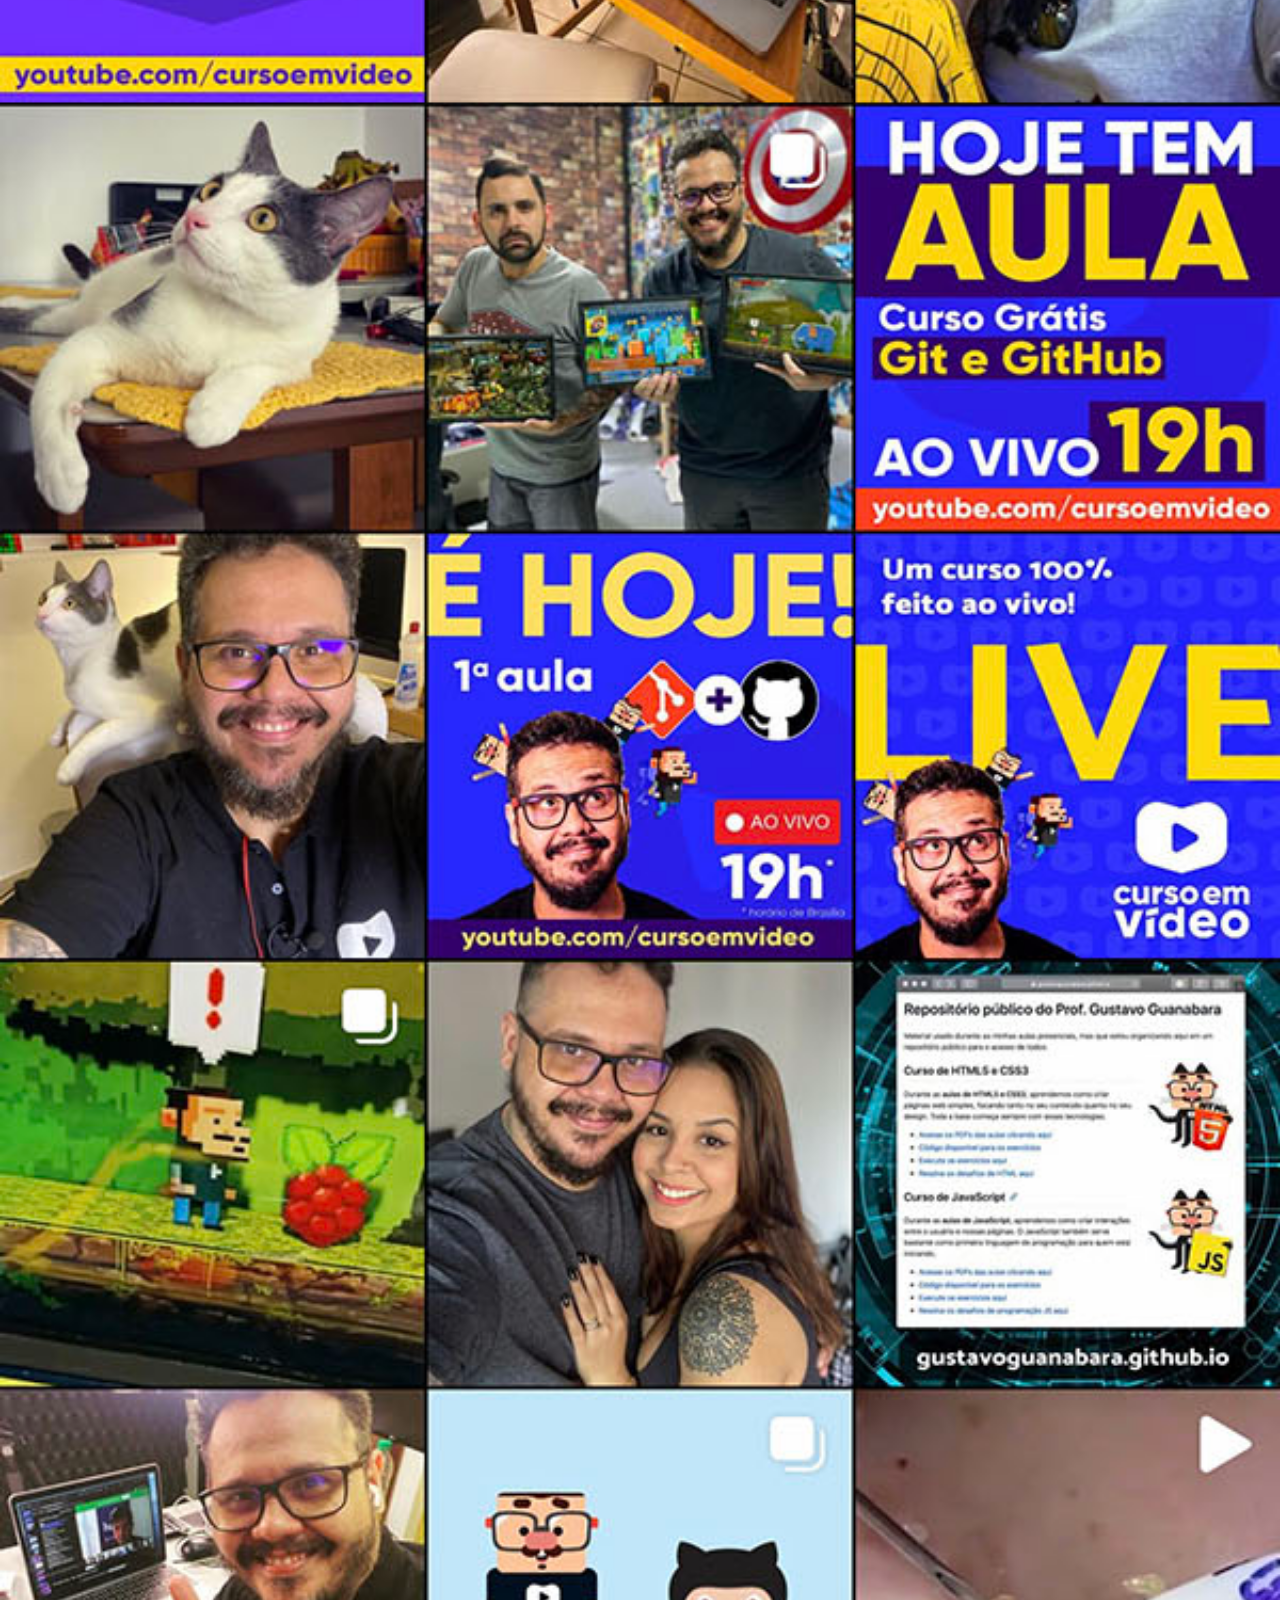
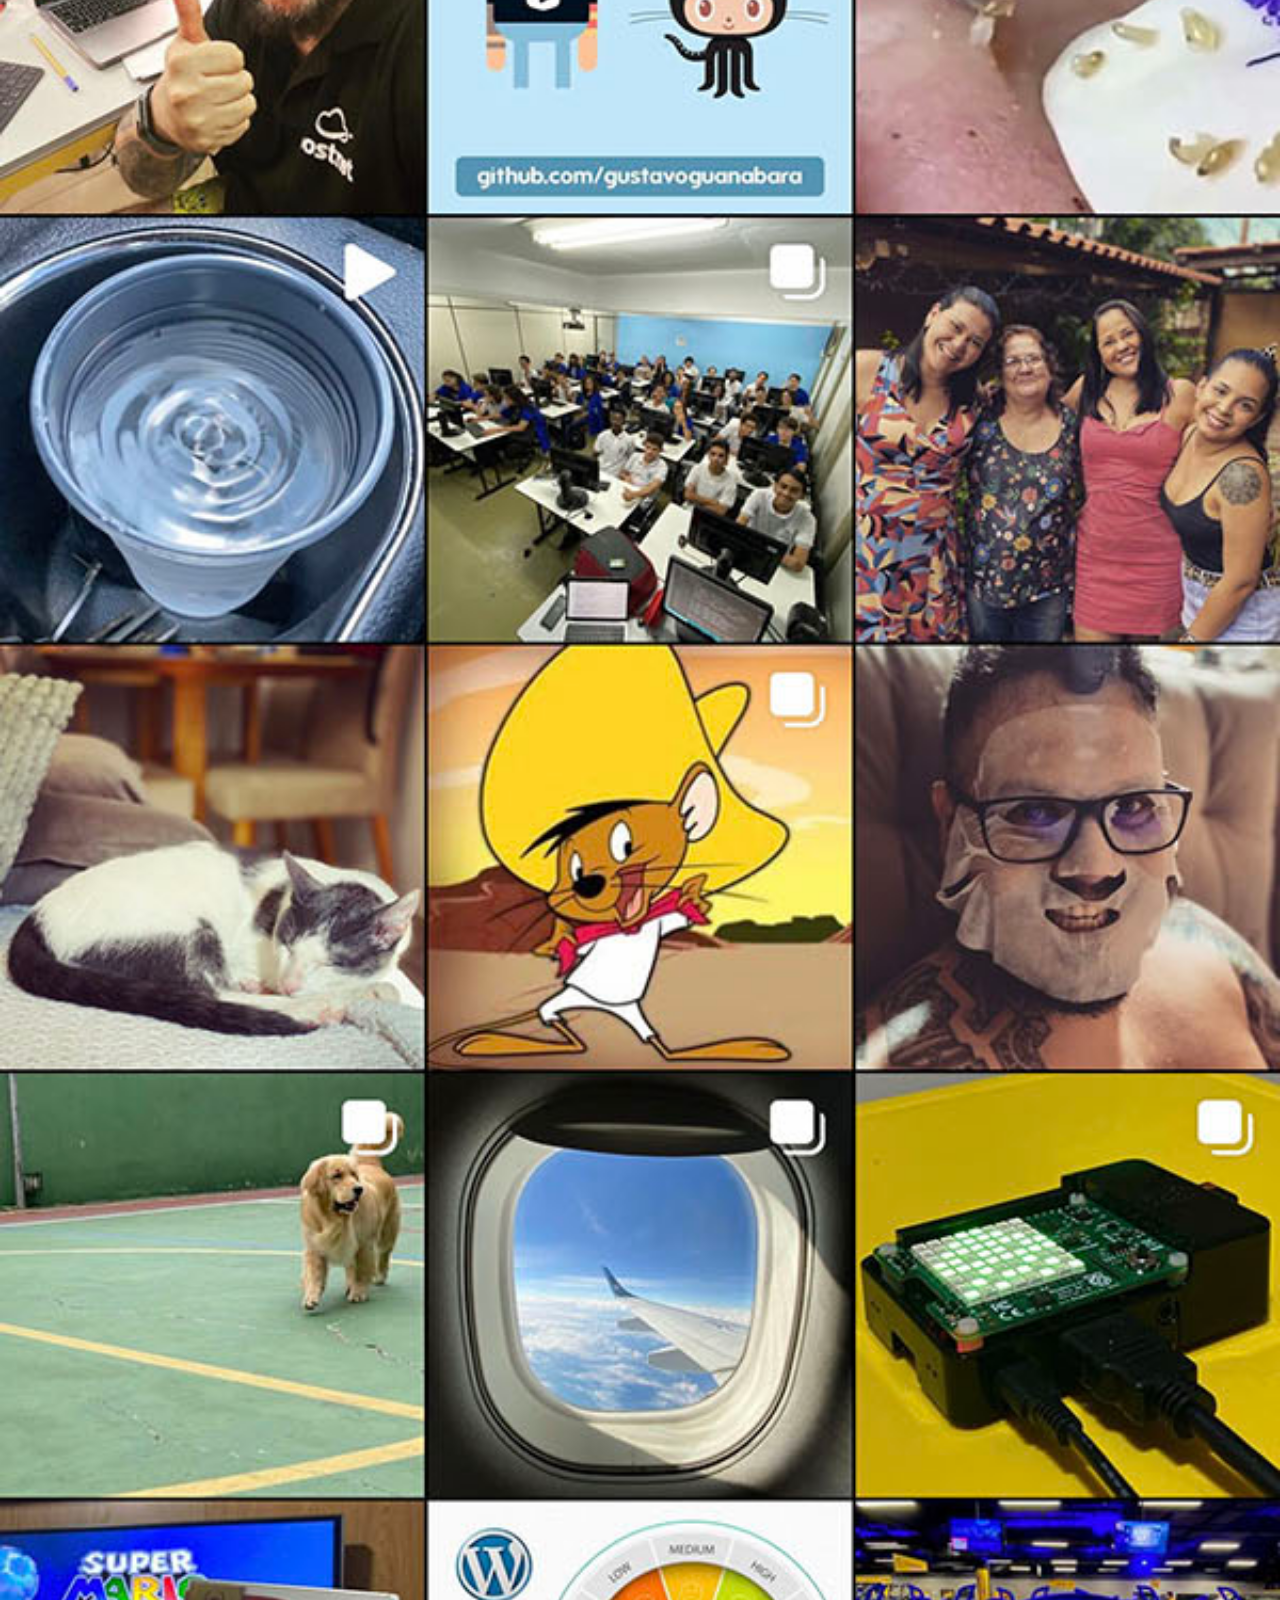
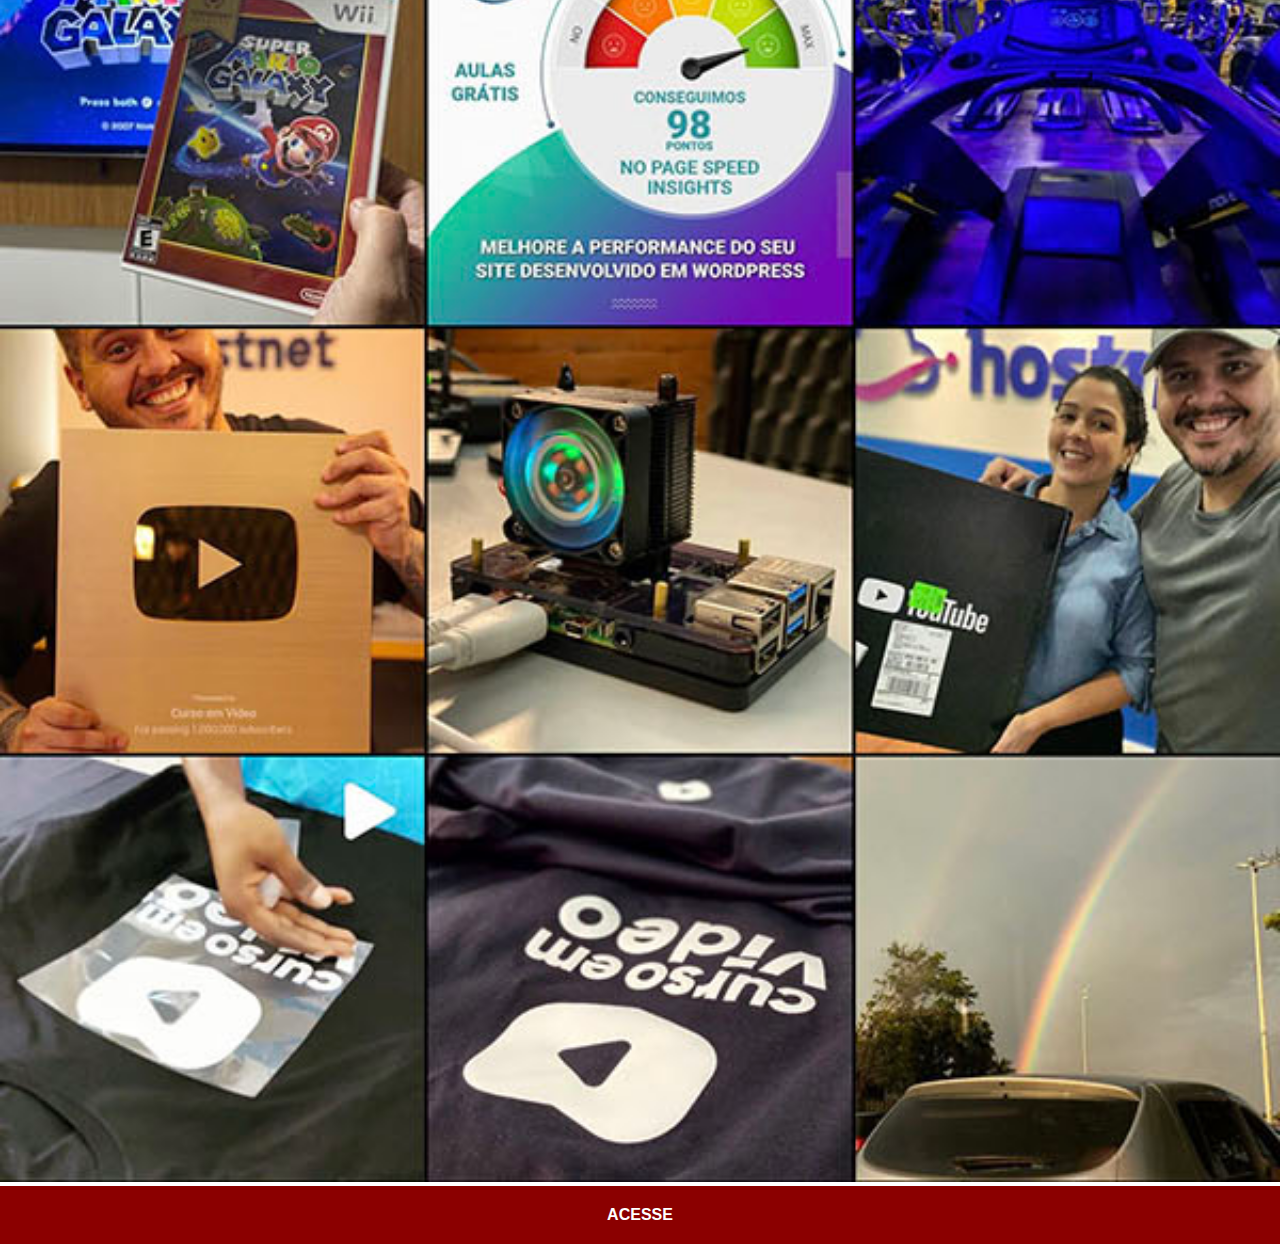
<file: instagram.html>
<!DOCTYPE html>
<html lang="pt-br">
<head>
    <meta charset="UTF-8">
    <meta name="viewport" content="width=device-width, initial-scale=1.0">
    <title>Document</title>
    <link rel="stylesheet" href="estilos/social.css">
</head>
<body>
    <img src="./pacote-d013/imagens/tela-instagram.jpg" alt="github">
    <a href="https://www.instagram.com/cursoemvideo/" target="_blank">ACESSE</a>
</body>
</html>
</file>
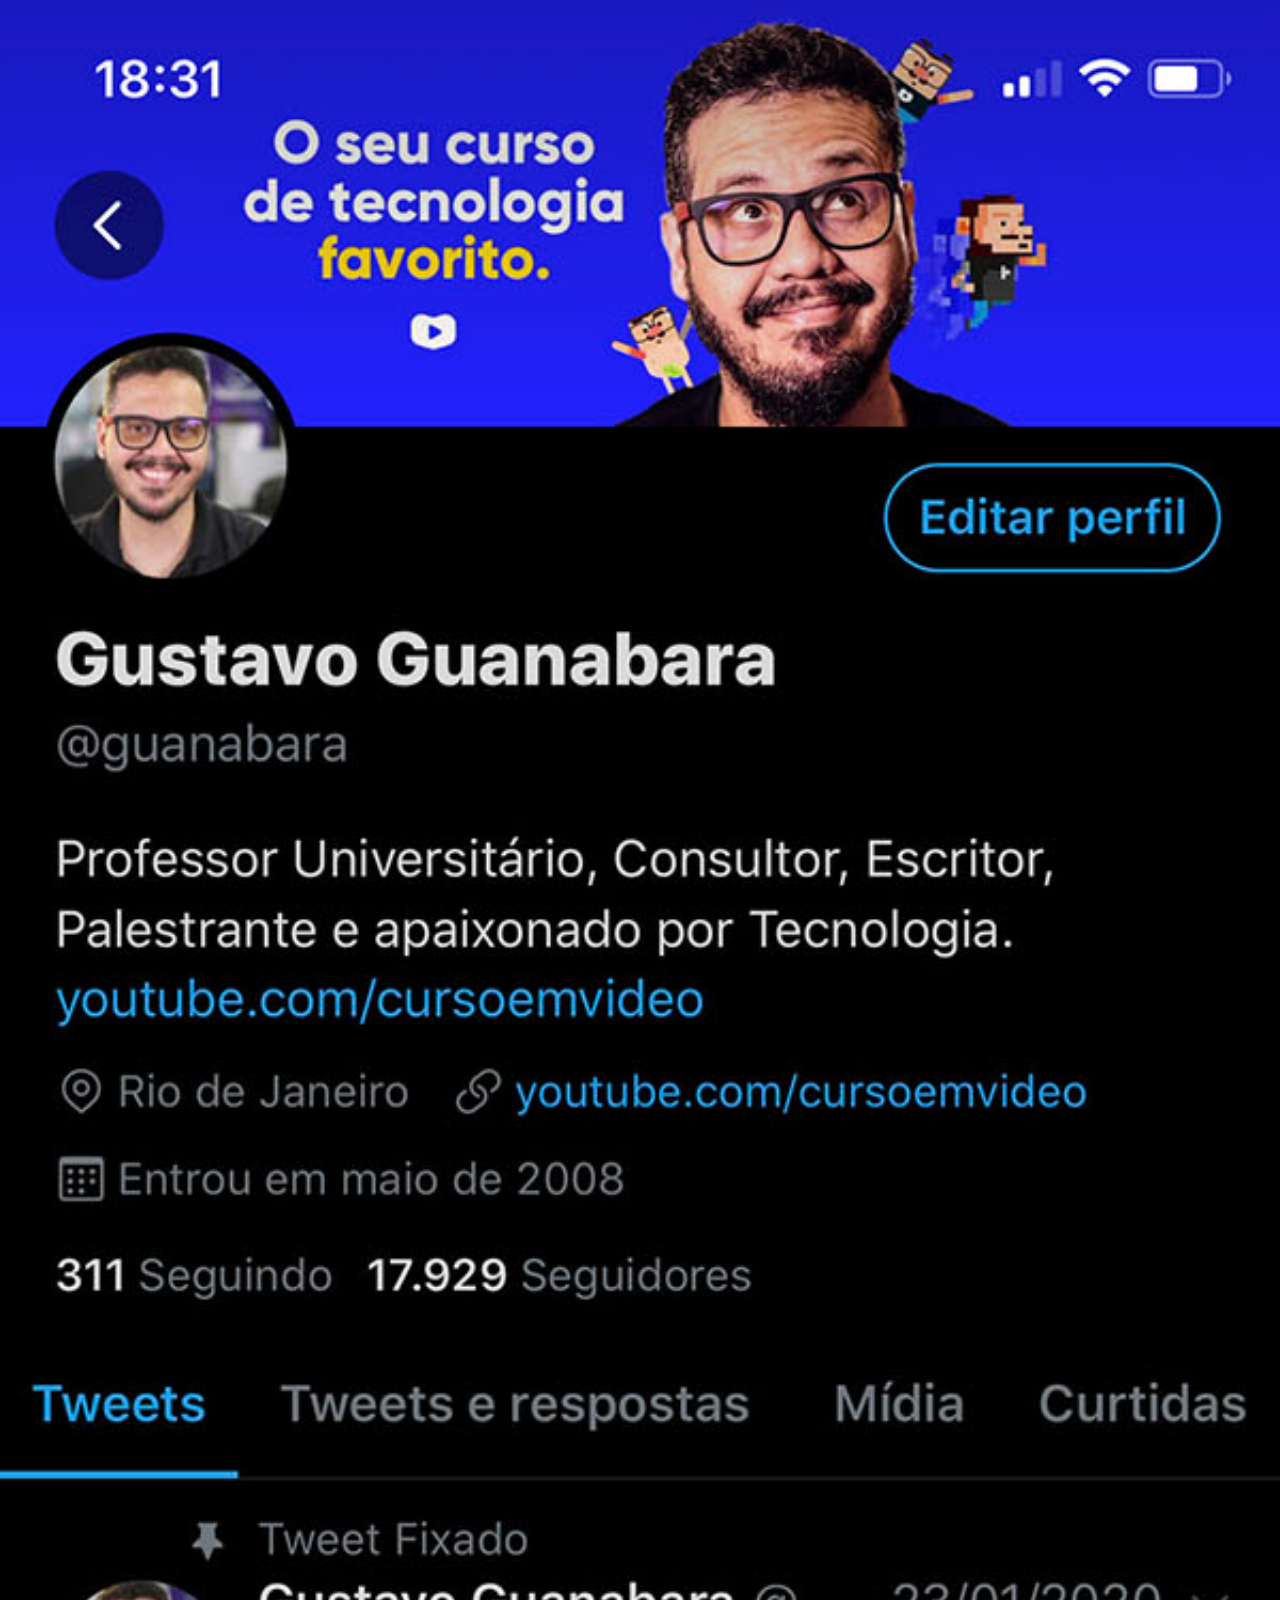
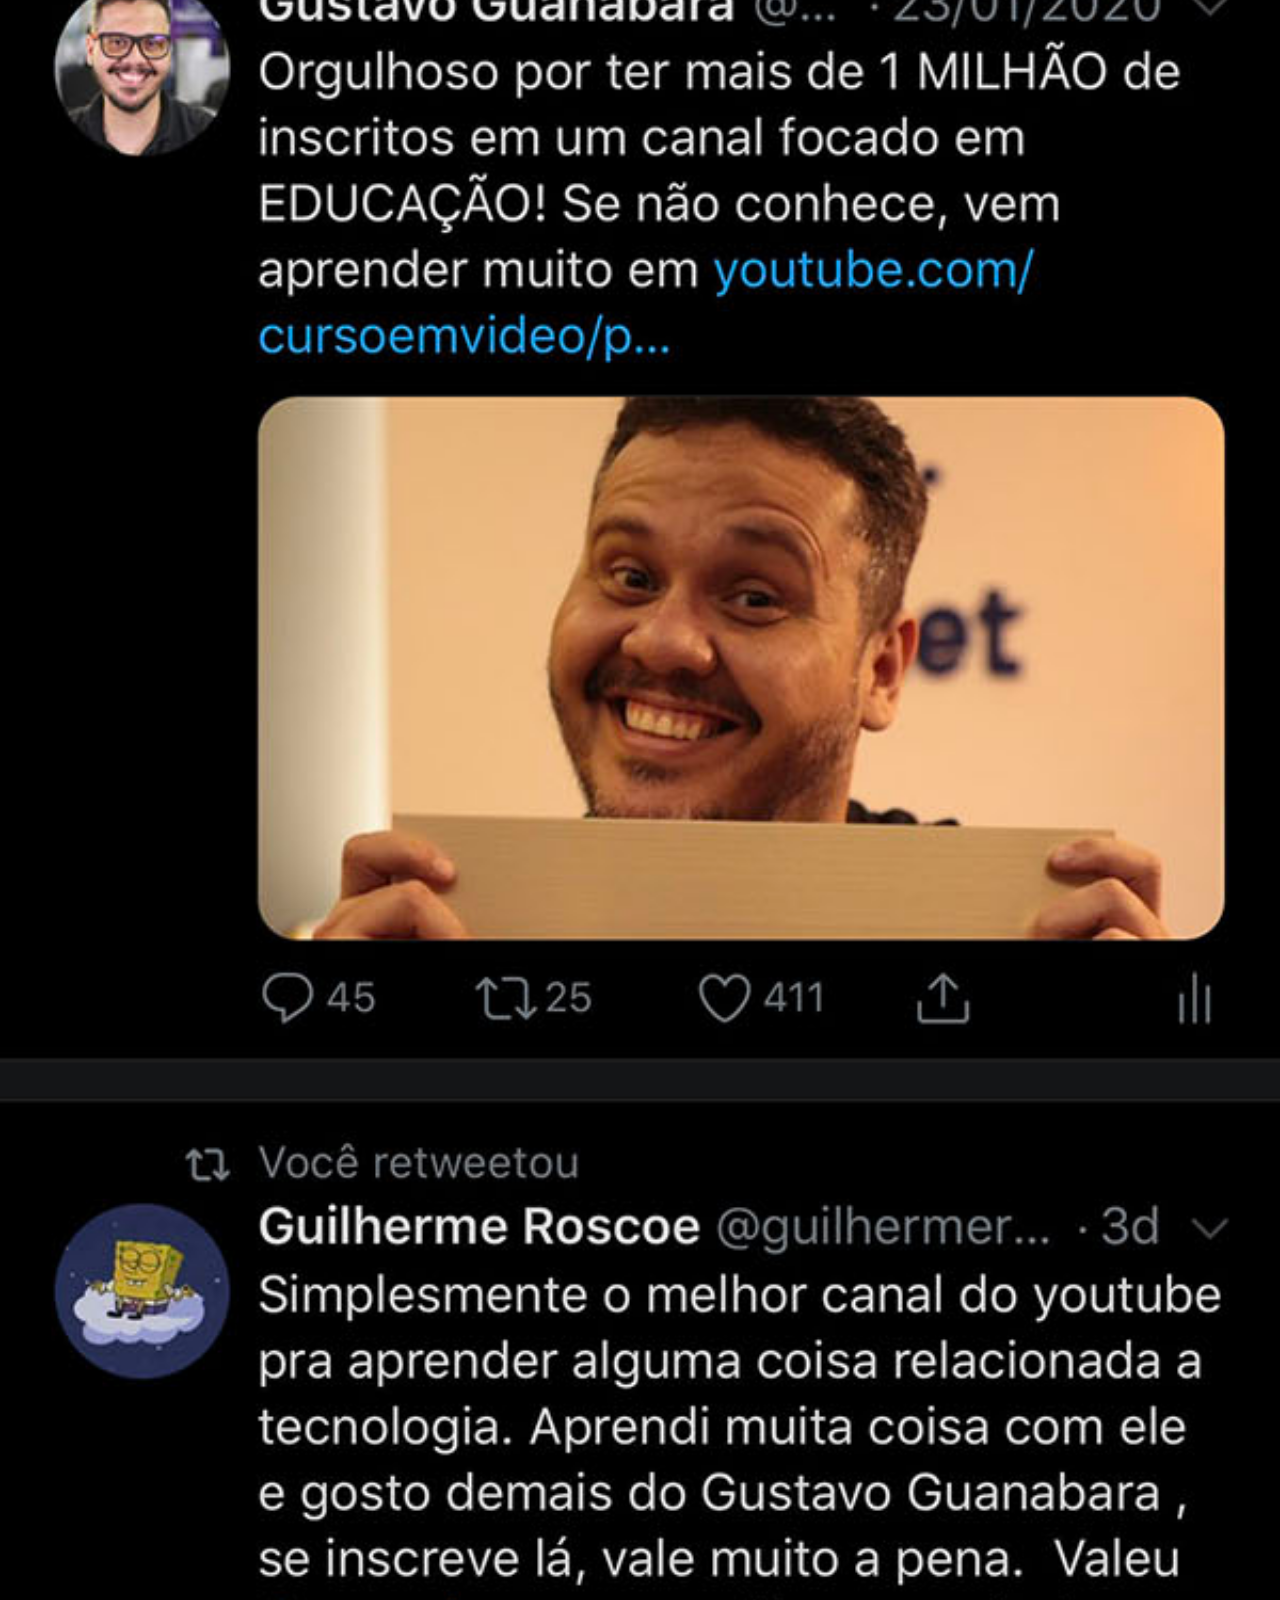
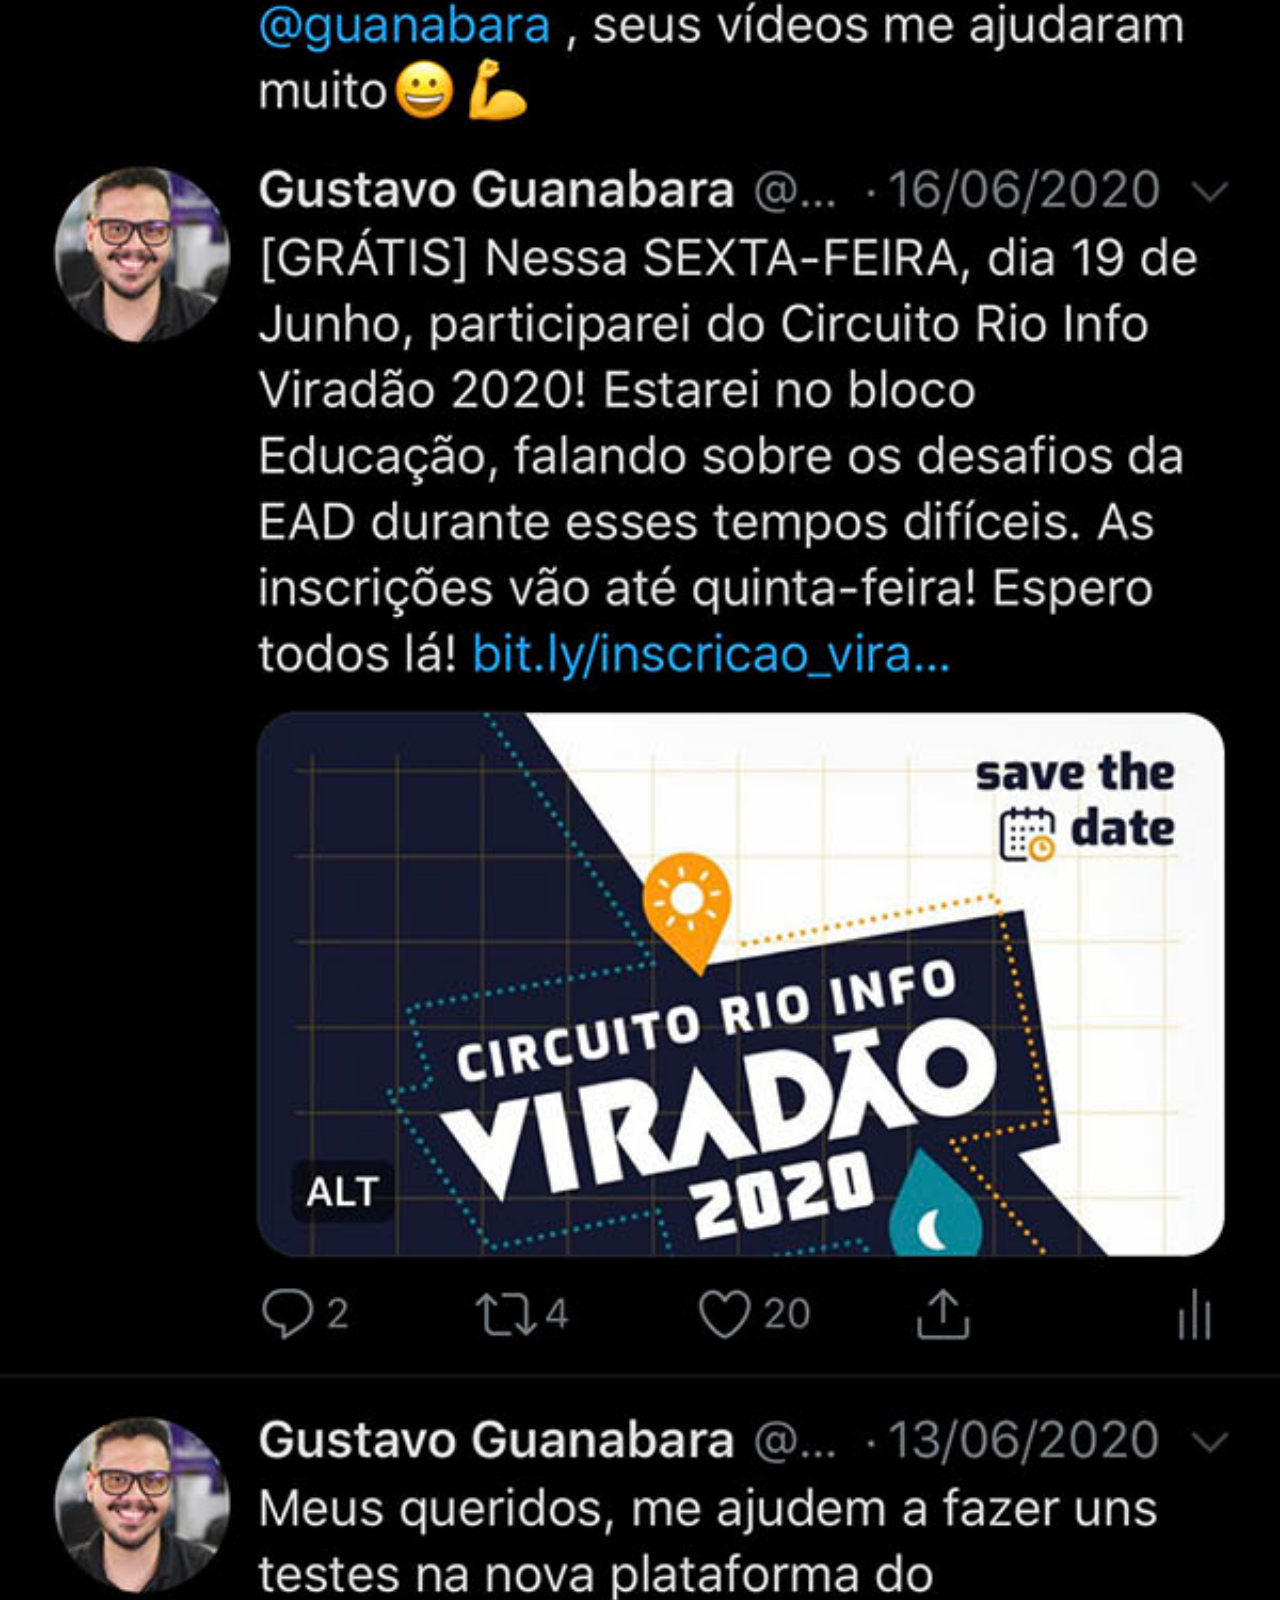
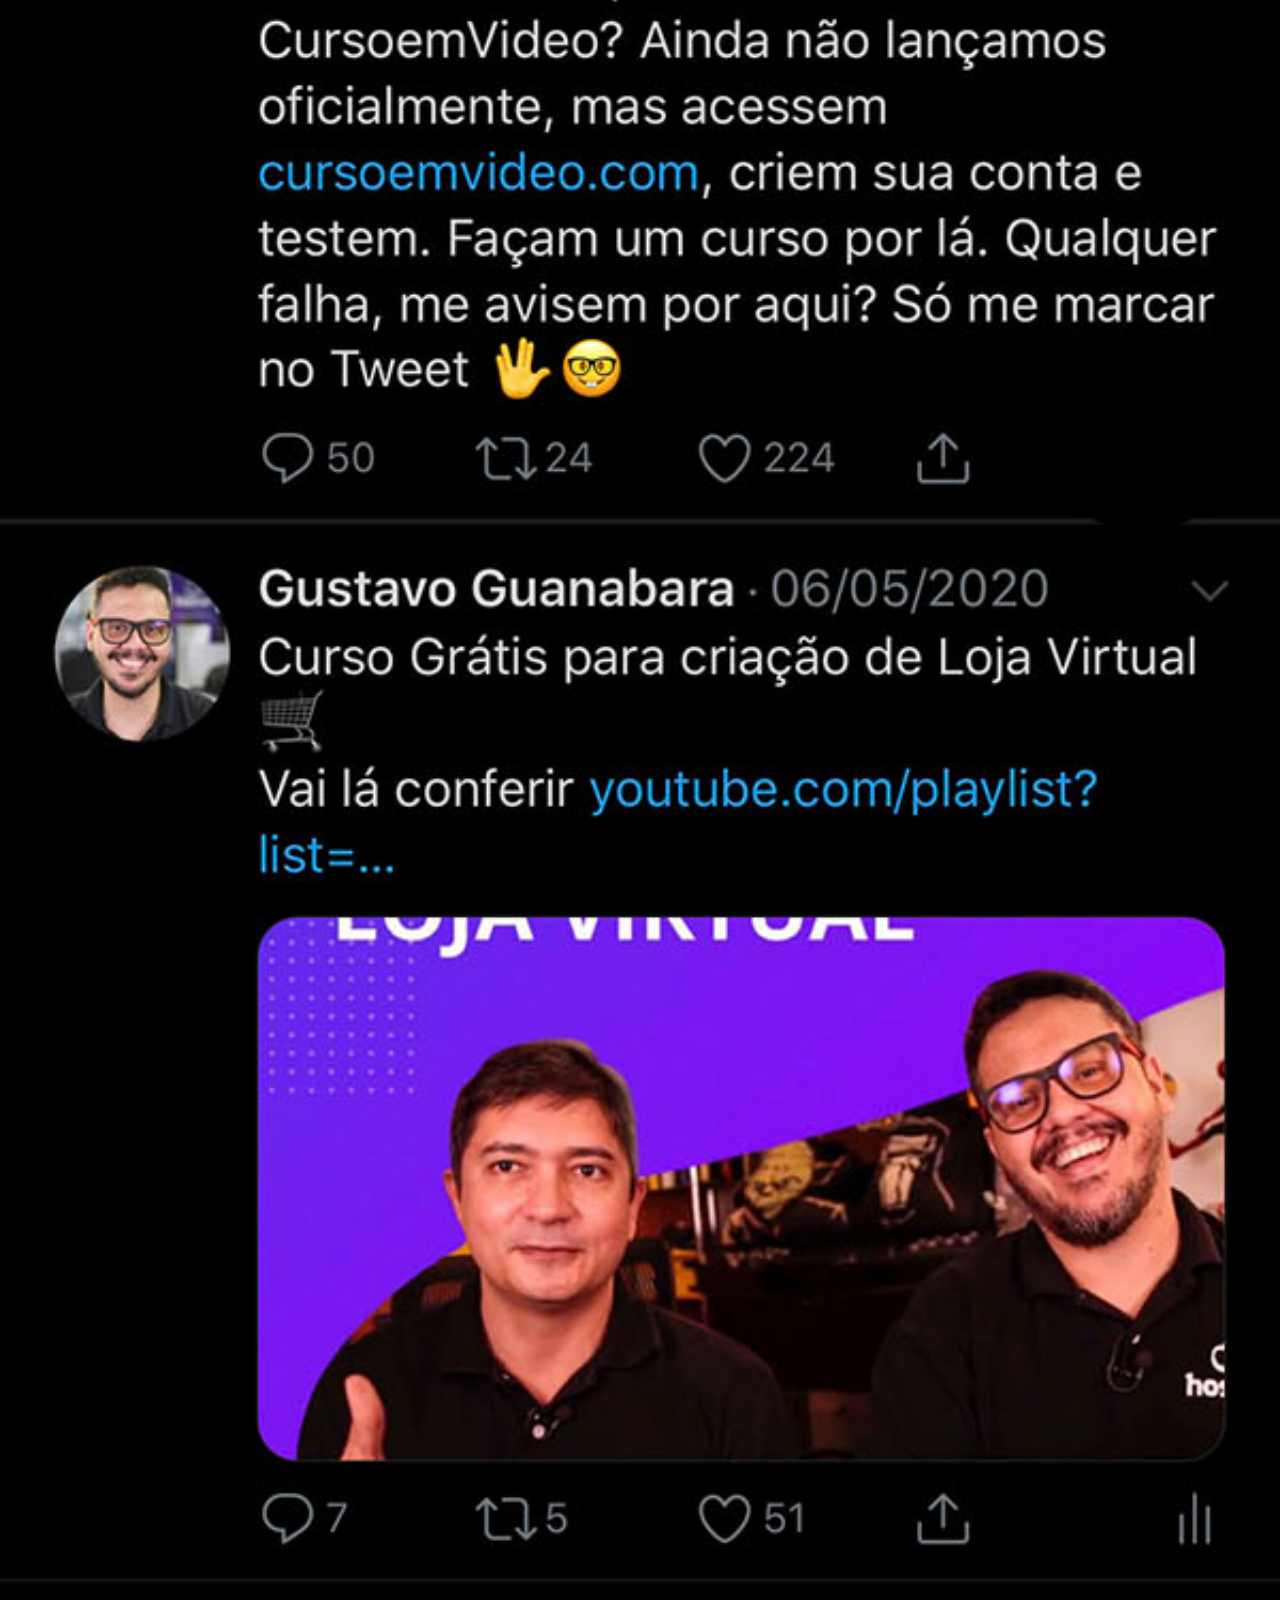
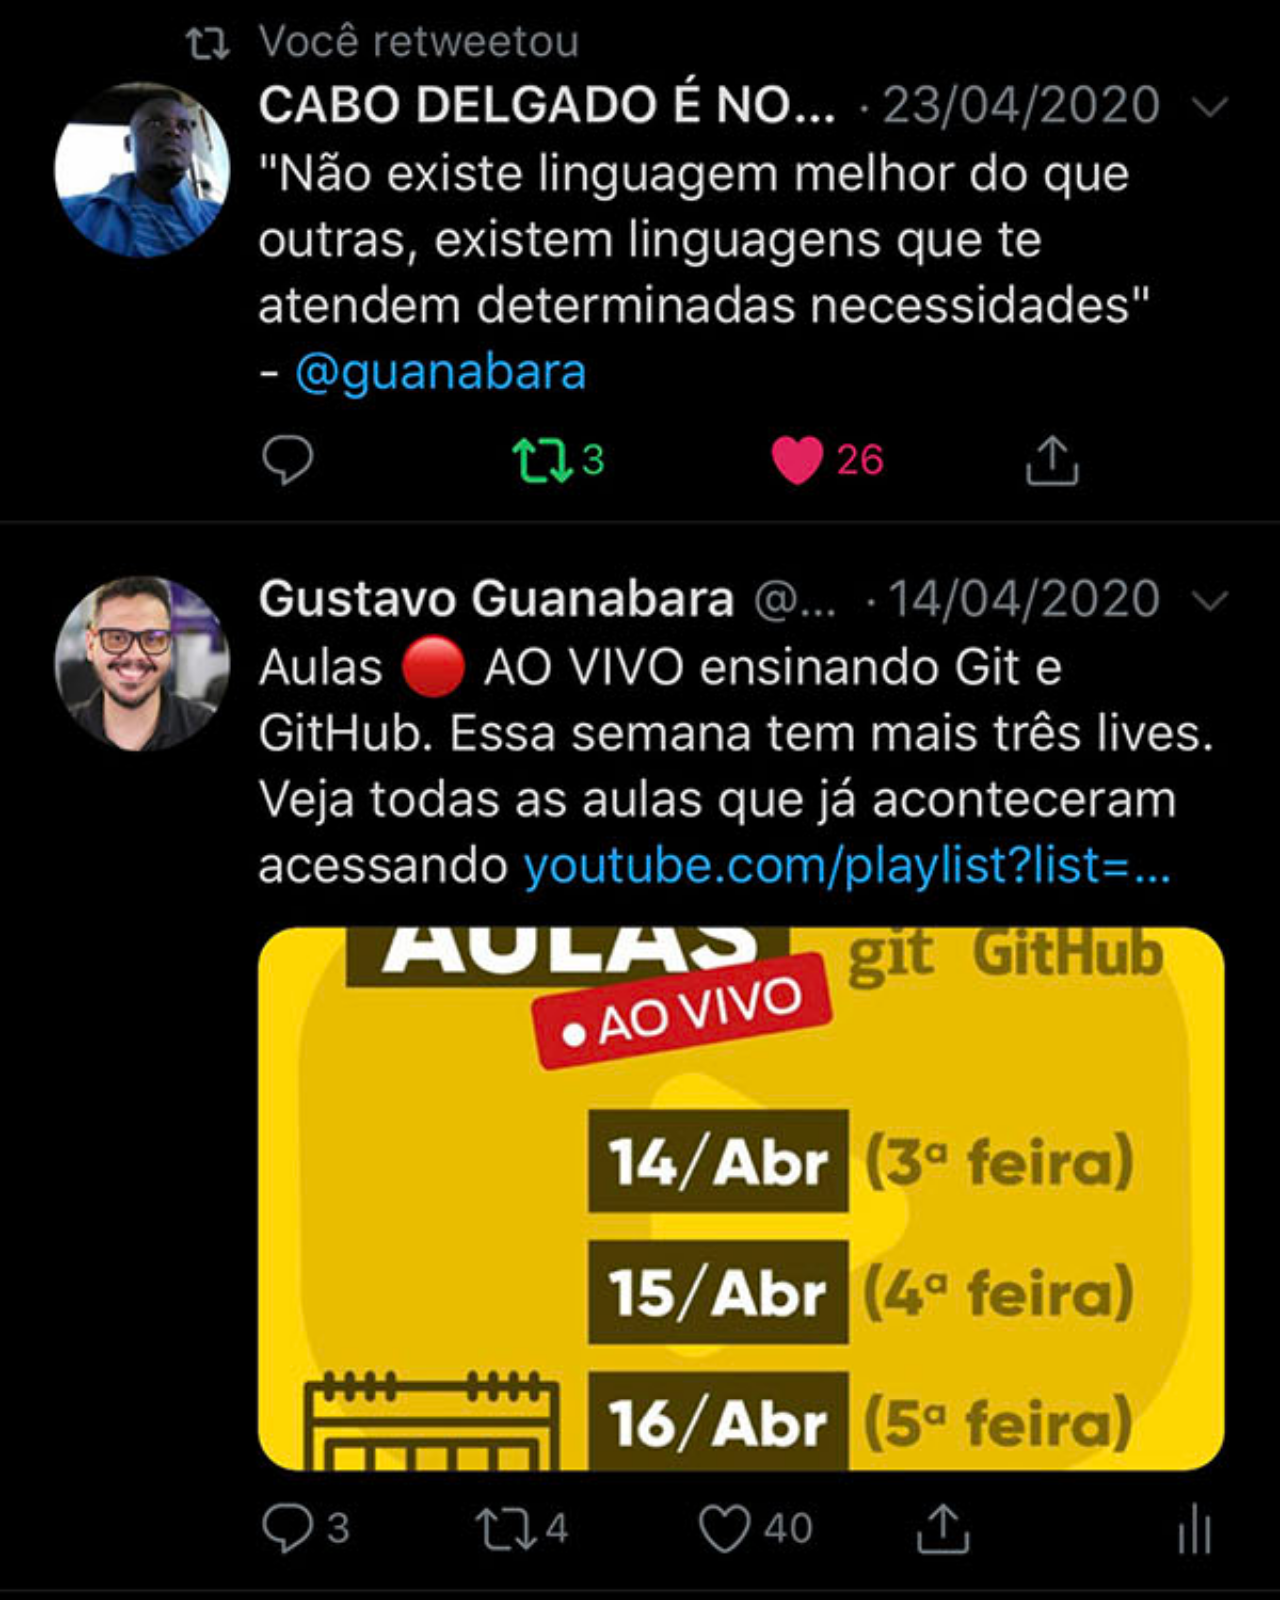
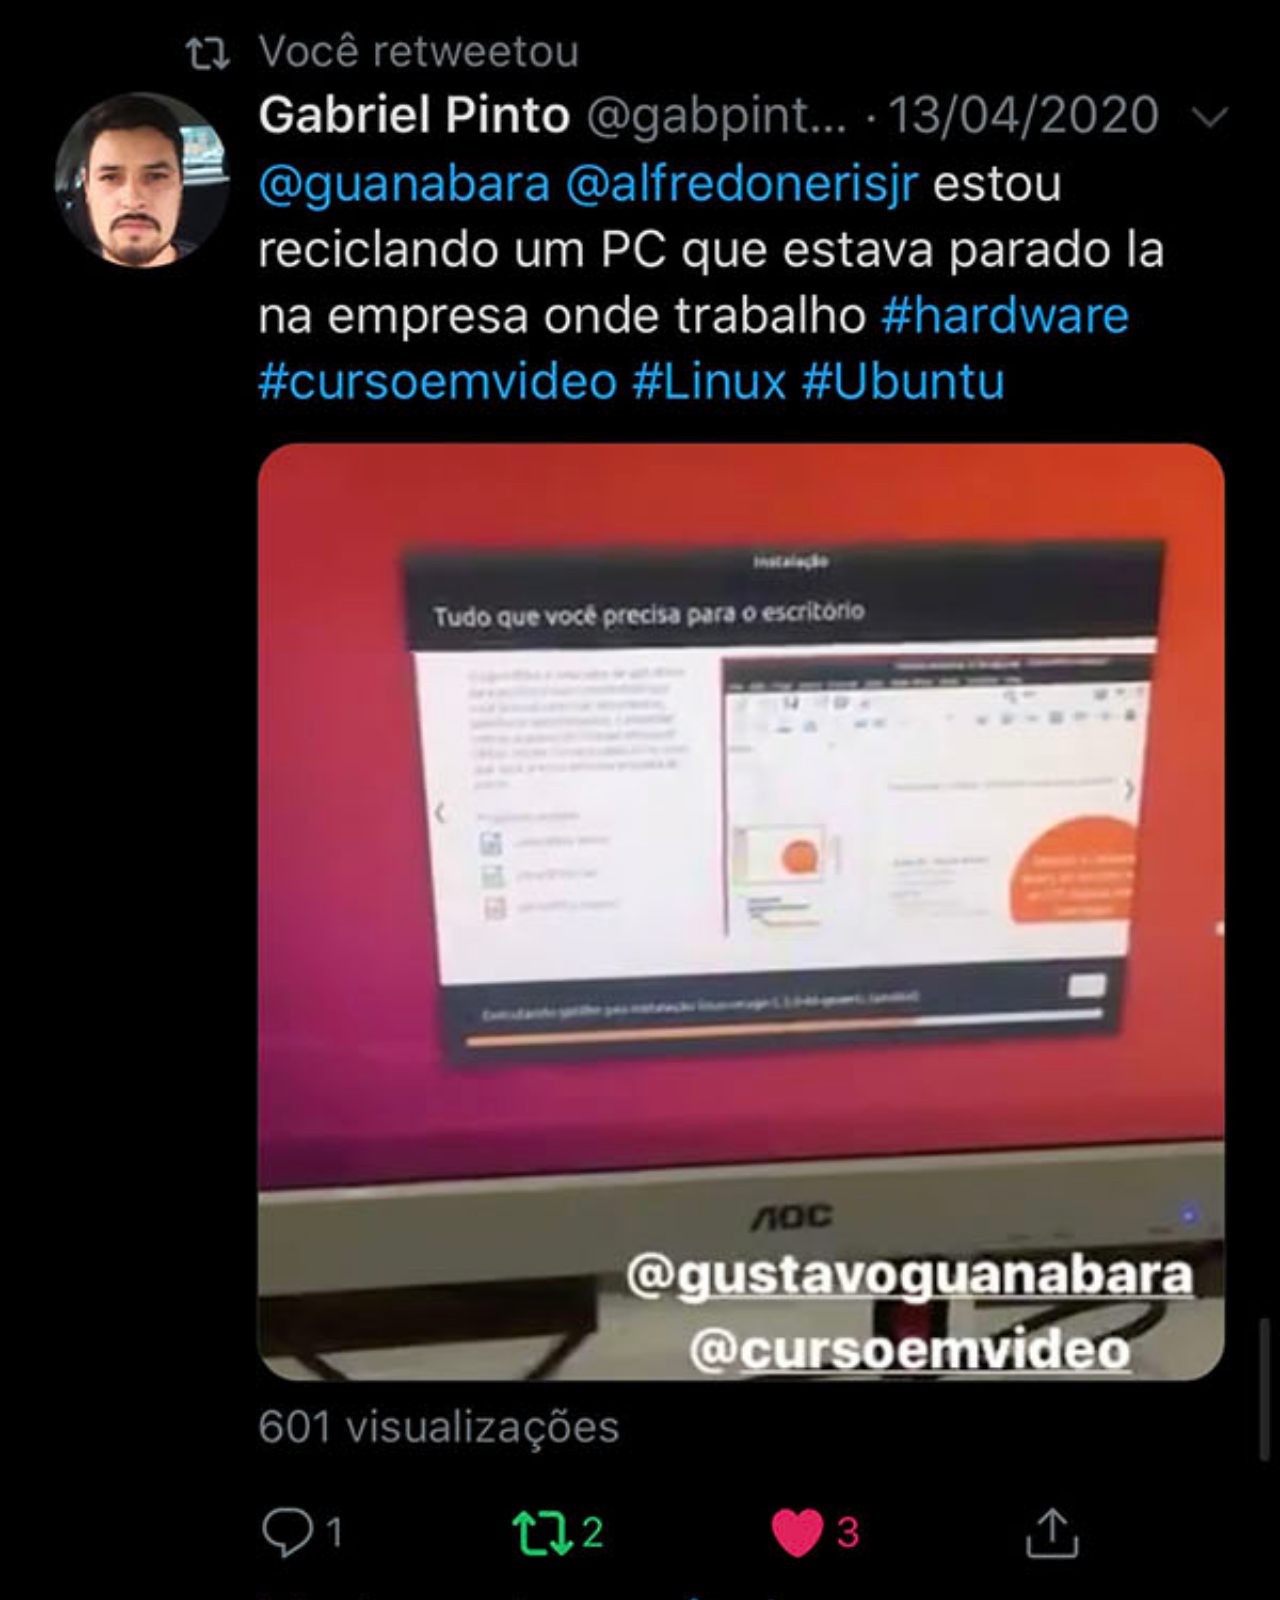
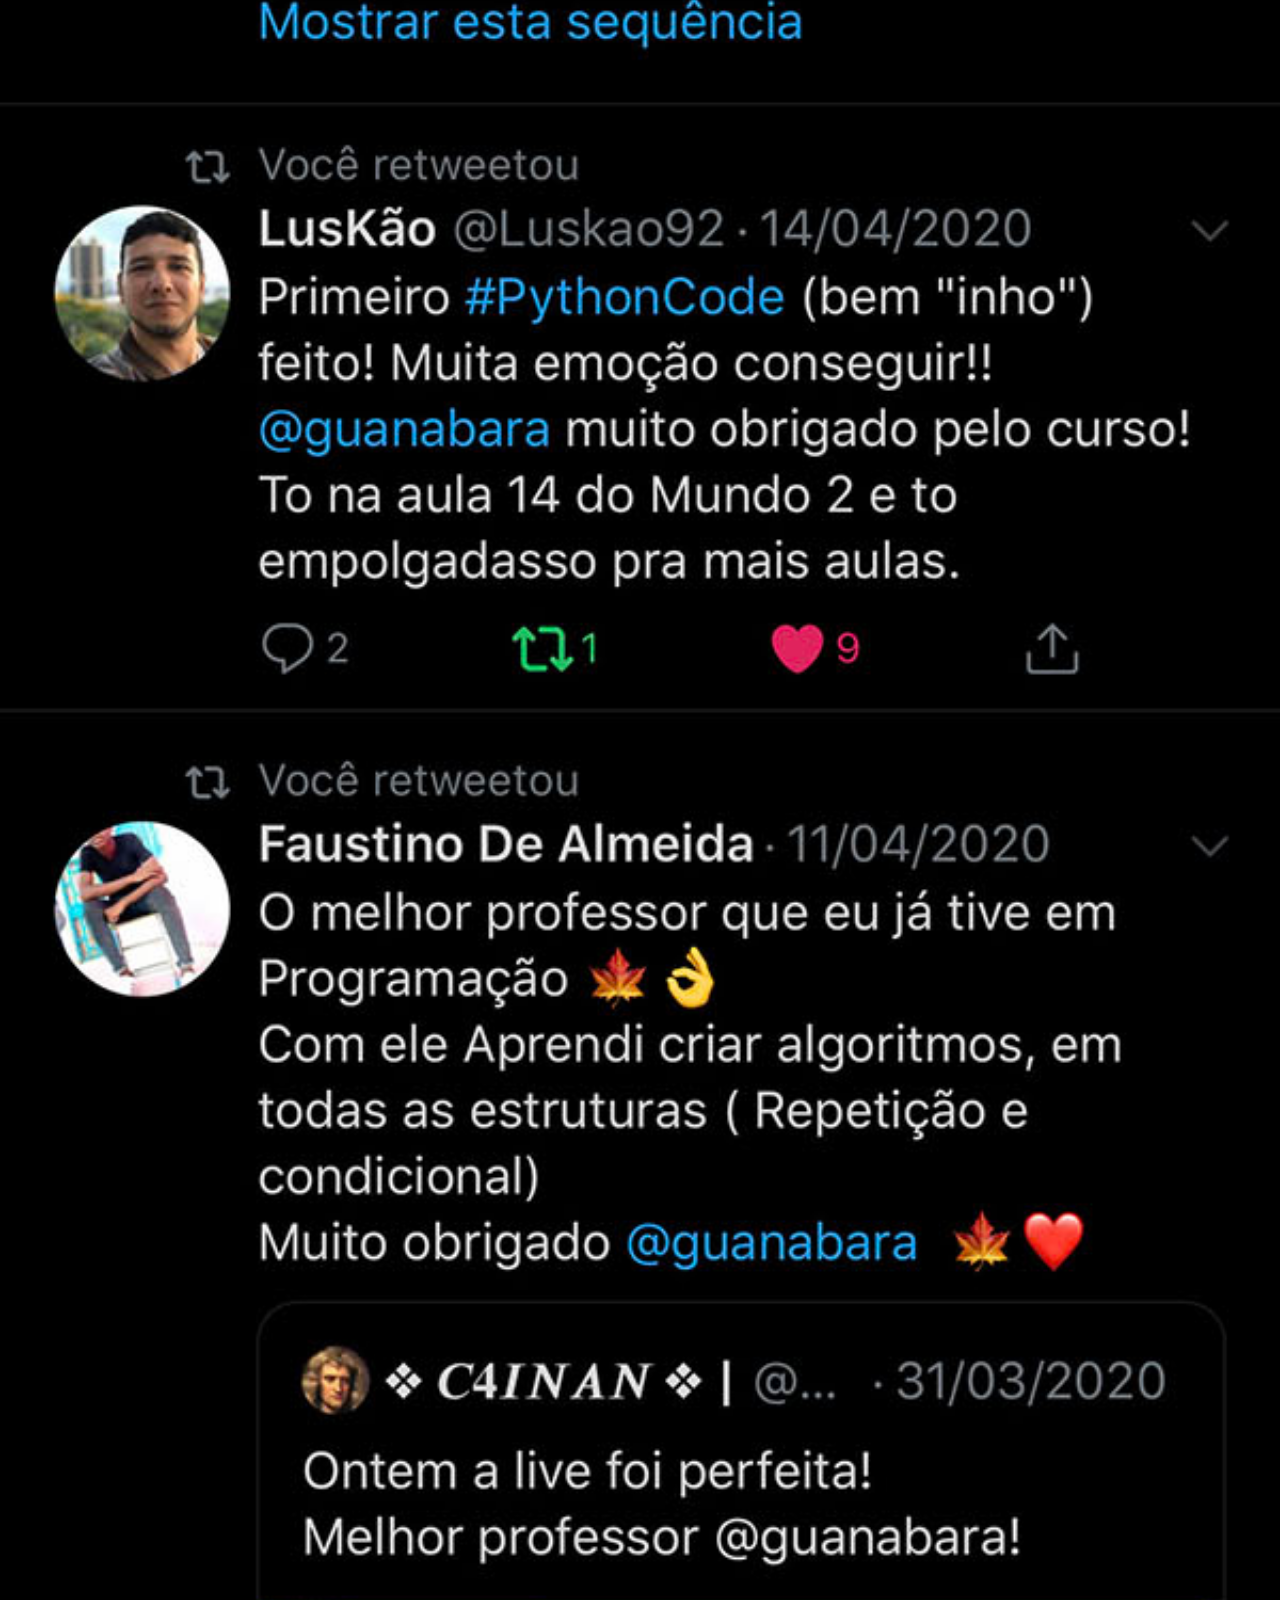
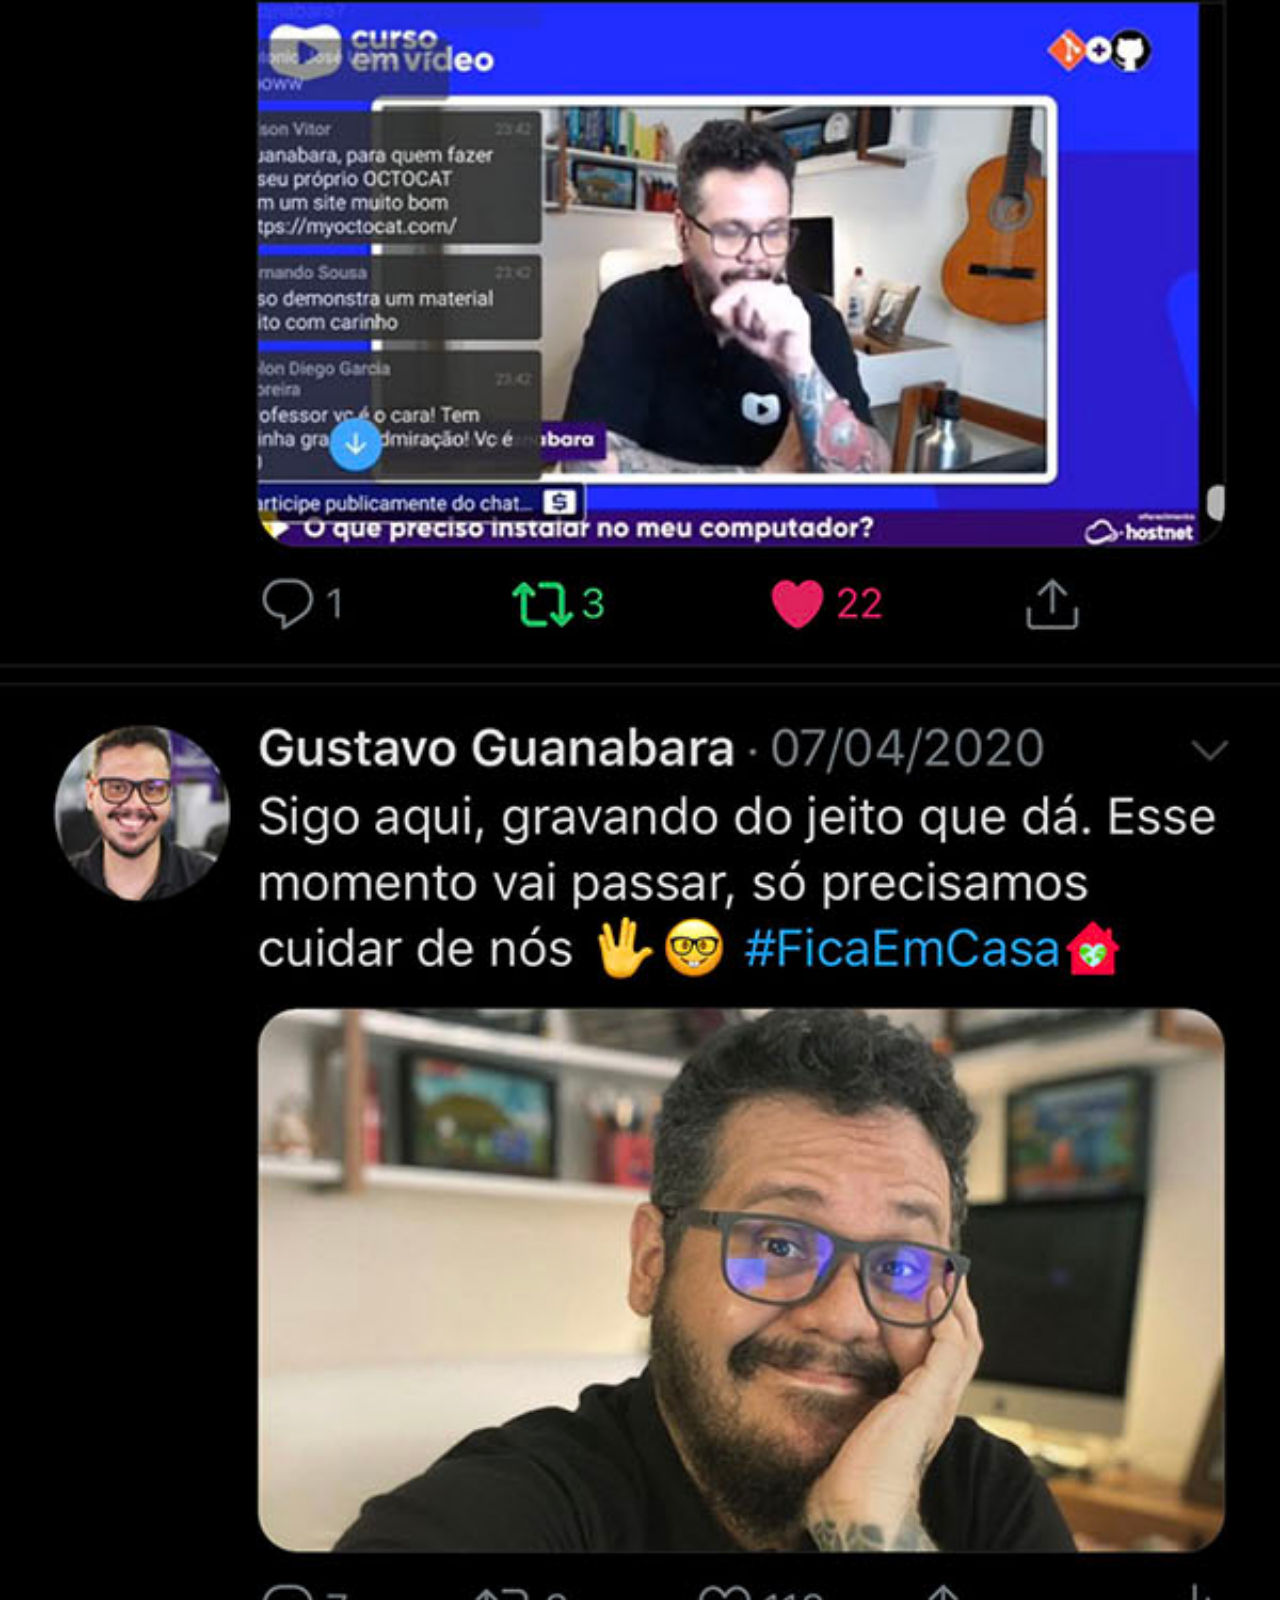
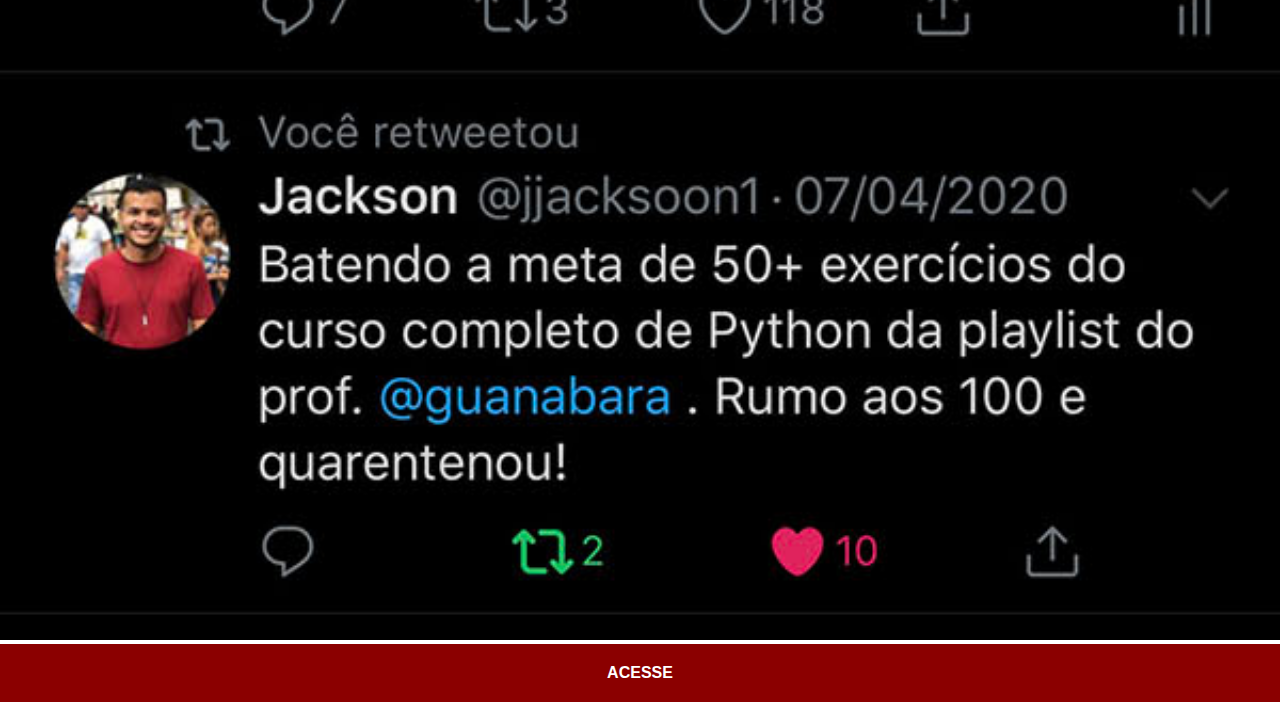
<file: twitter.html>
<!DOCTYPE html>
<html lang="pt-br">
<head>
    <meta charset="UTF-8">
    <meta name="viewport" content="width=device-width, initial-scale=1.0">
    <title>Document</title>
    <link rel="stylesheet" href="estilos/social.css">
</head>
<body>
    <img src="./pacote-d013/imagens/tela-twitter.jpg" alt="github">
    <a href="https://twitter.com/guanabara" target="_blank">ACESSE</a>
</body>
</html>
</file>
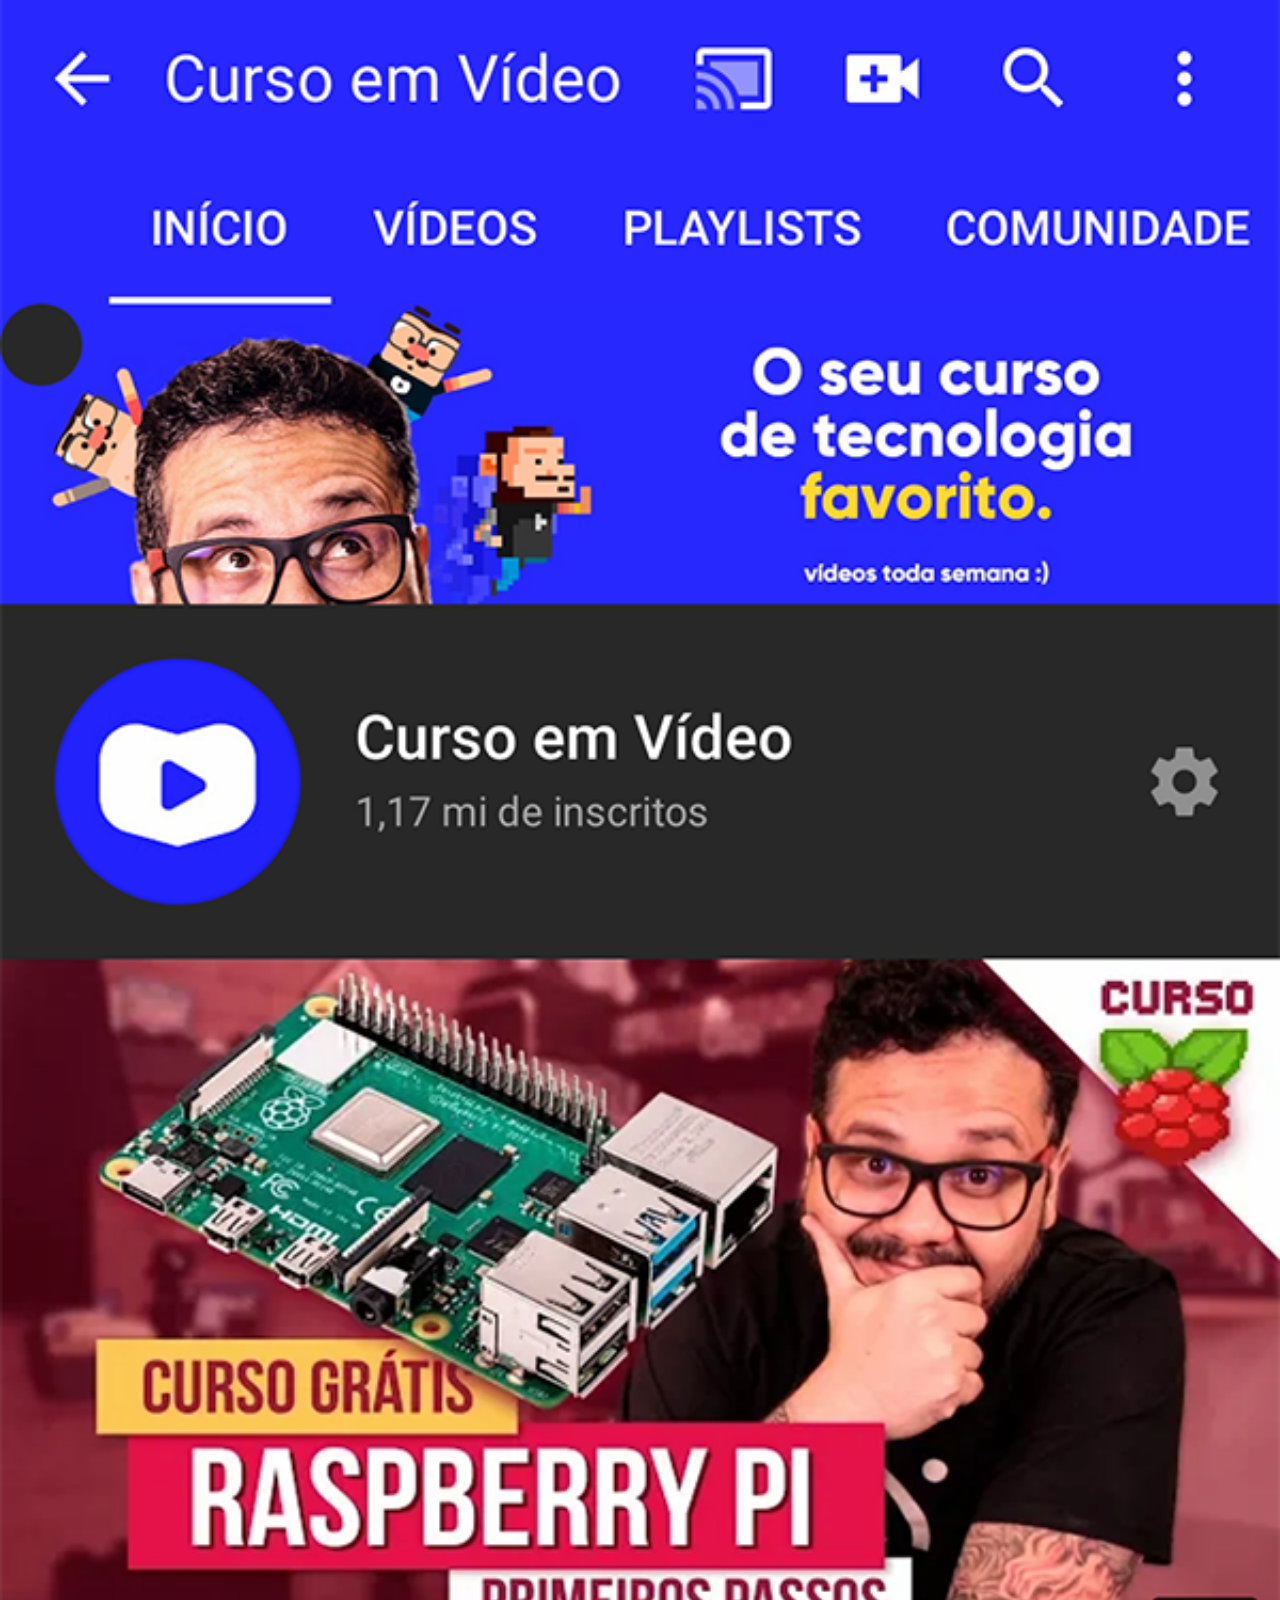
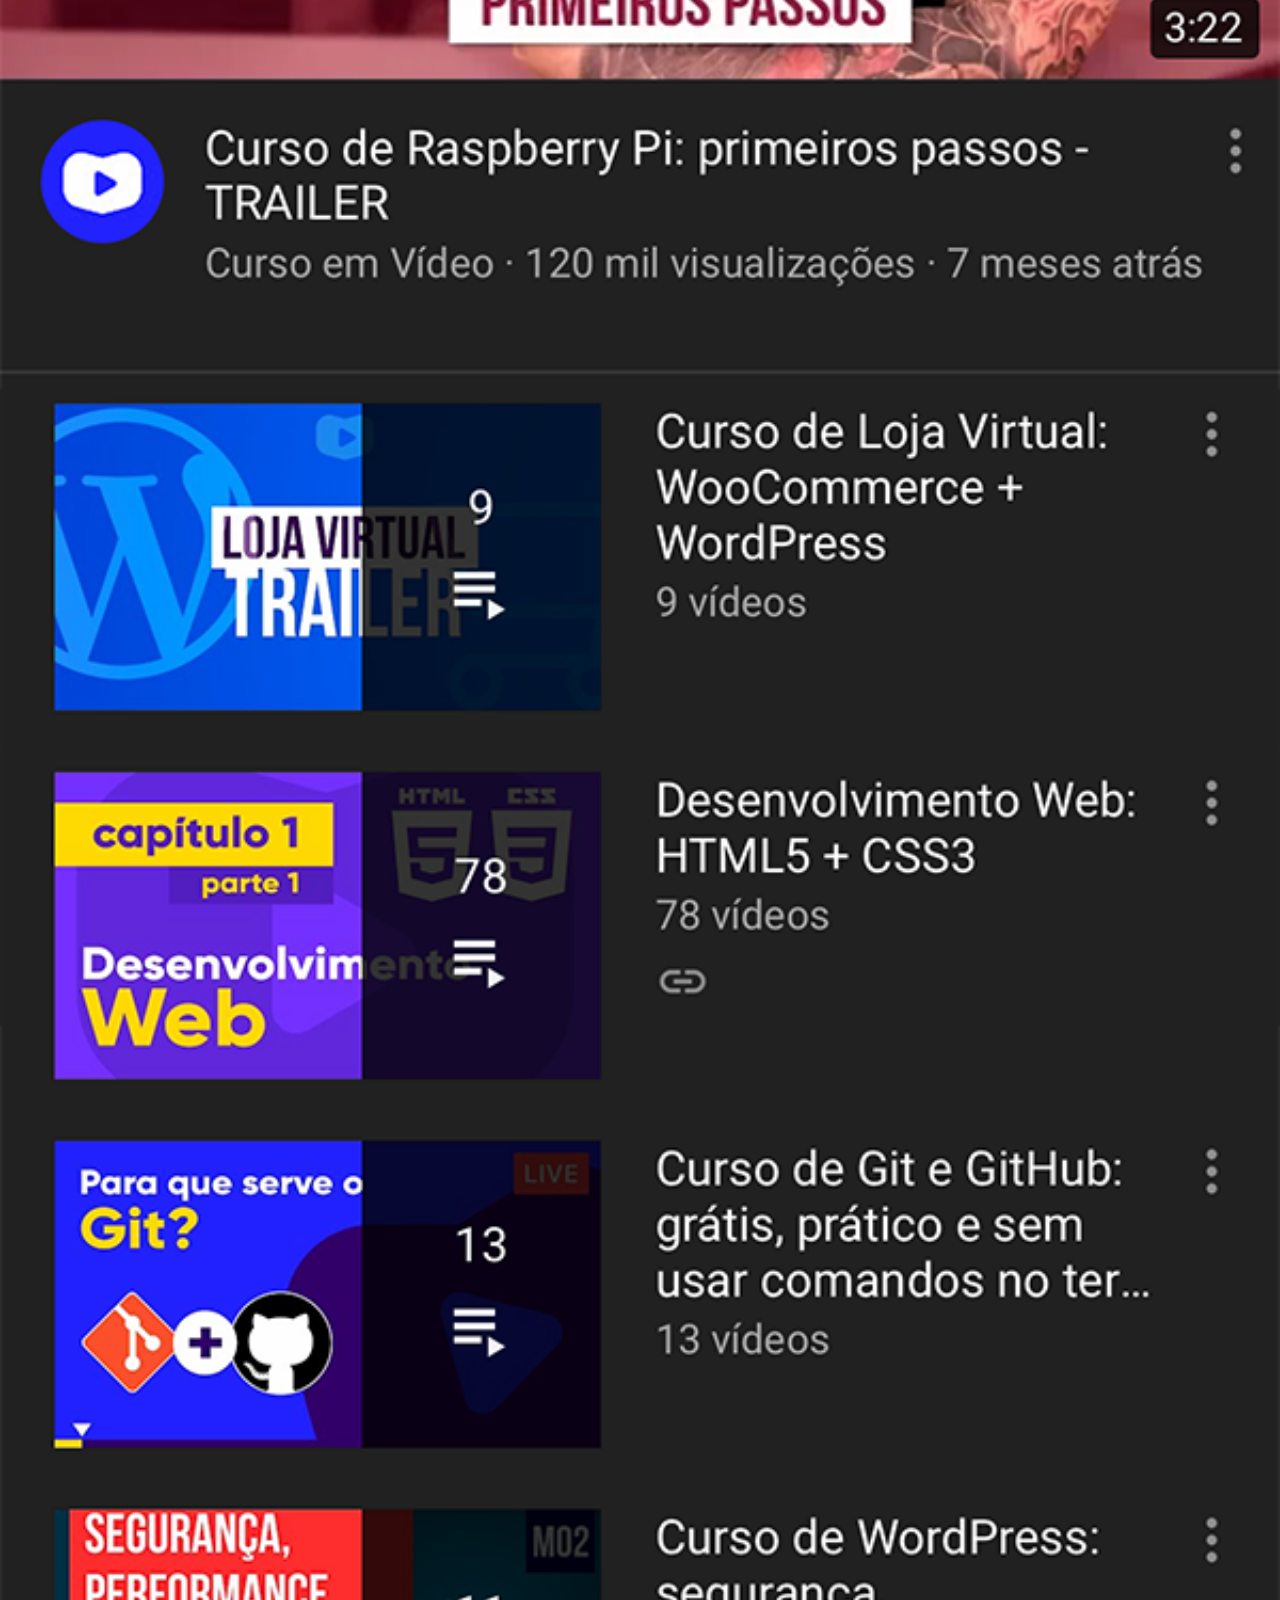
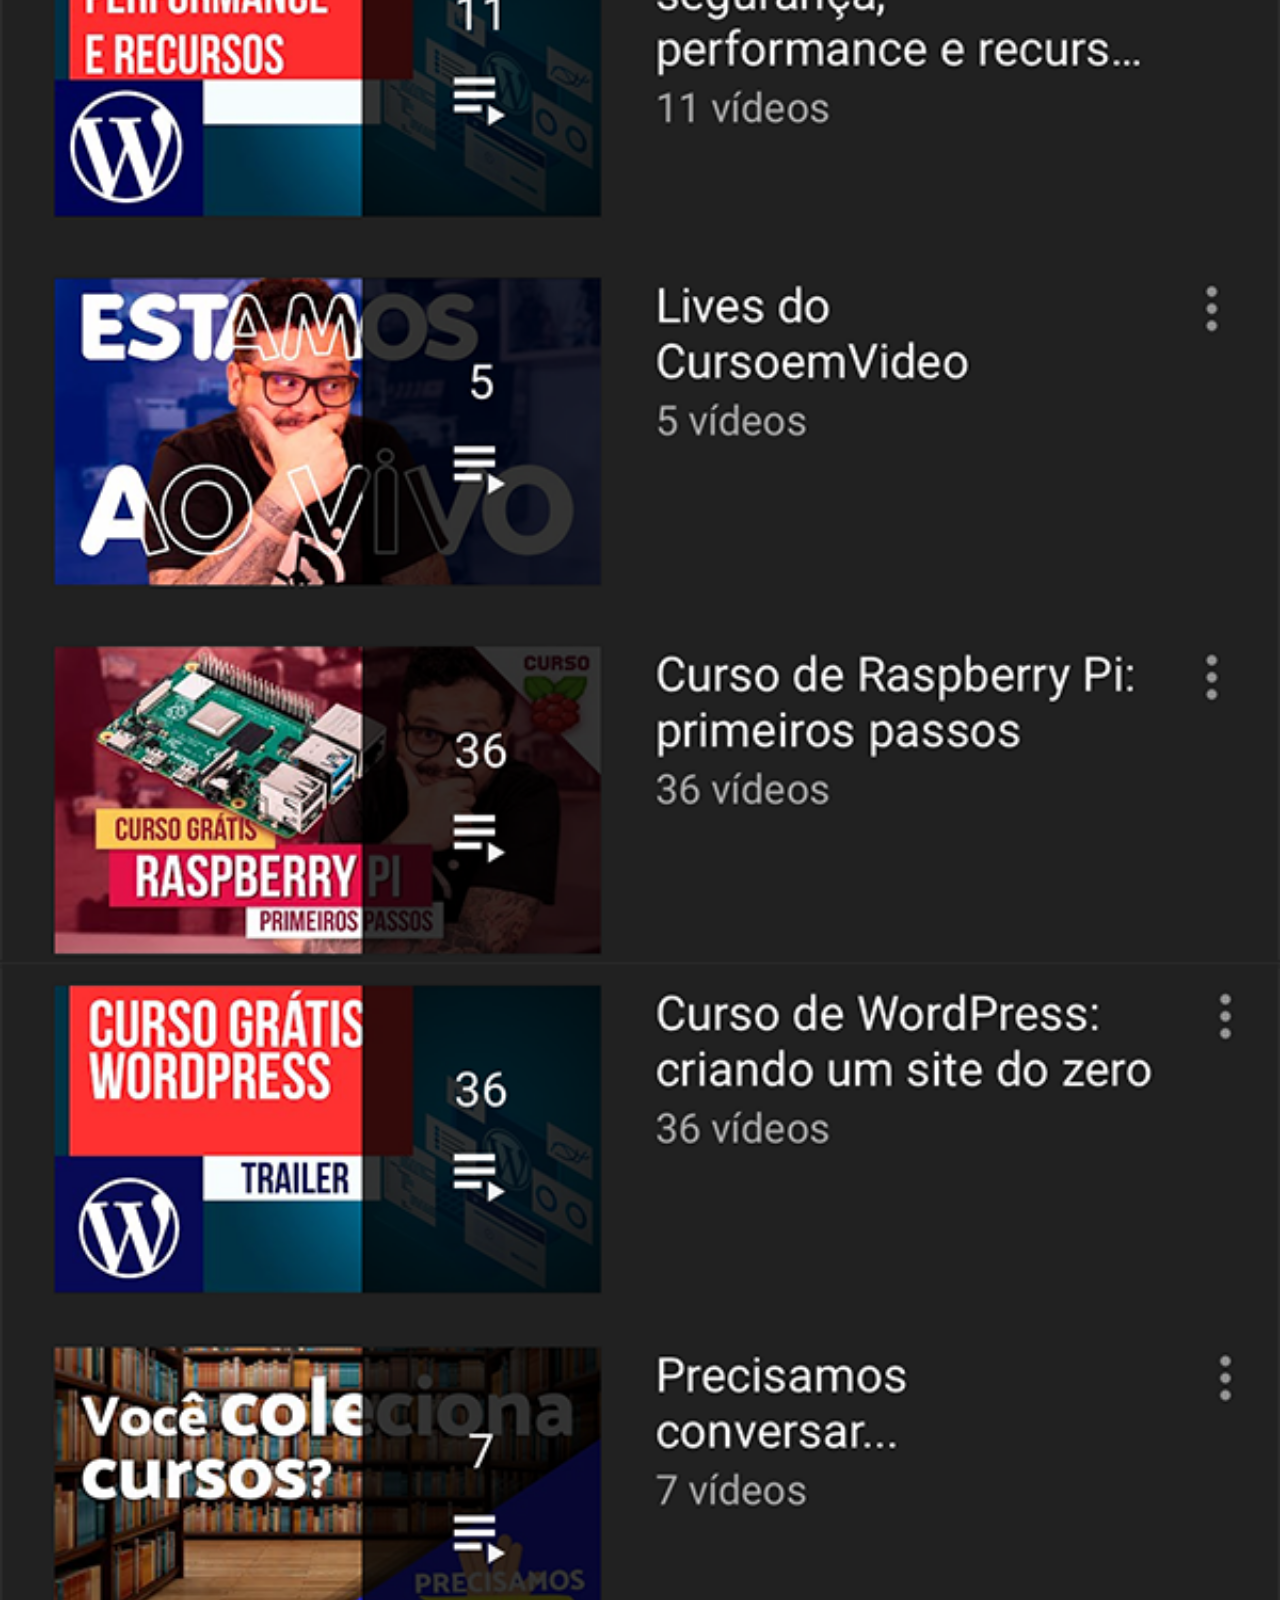
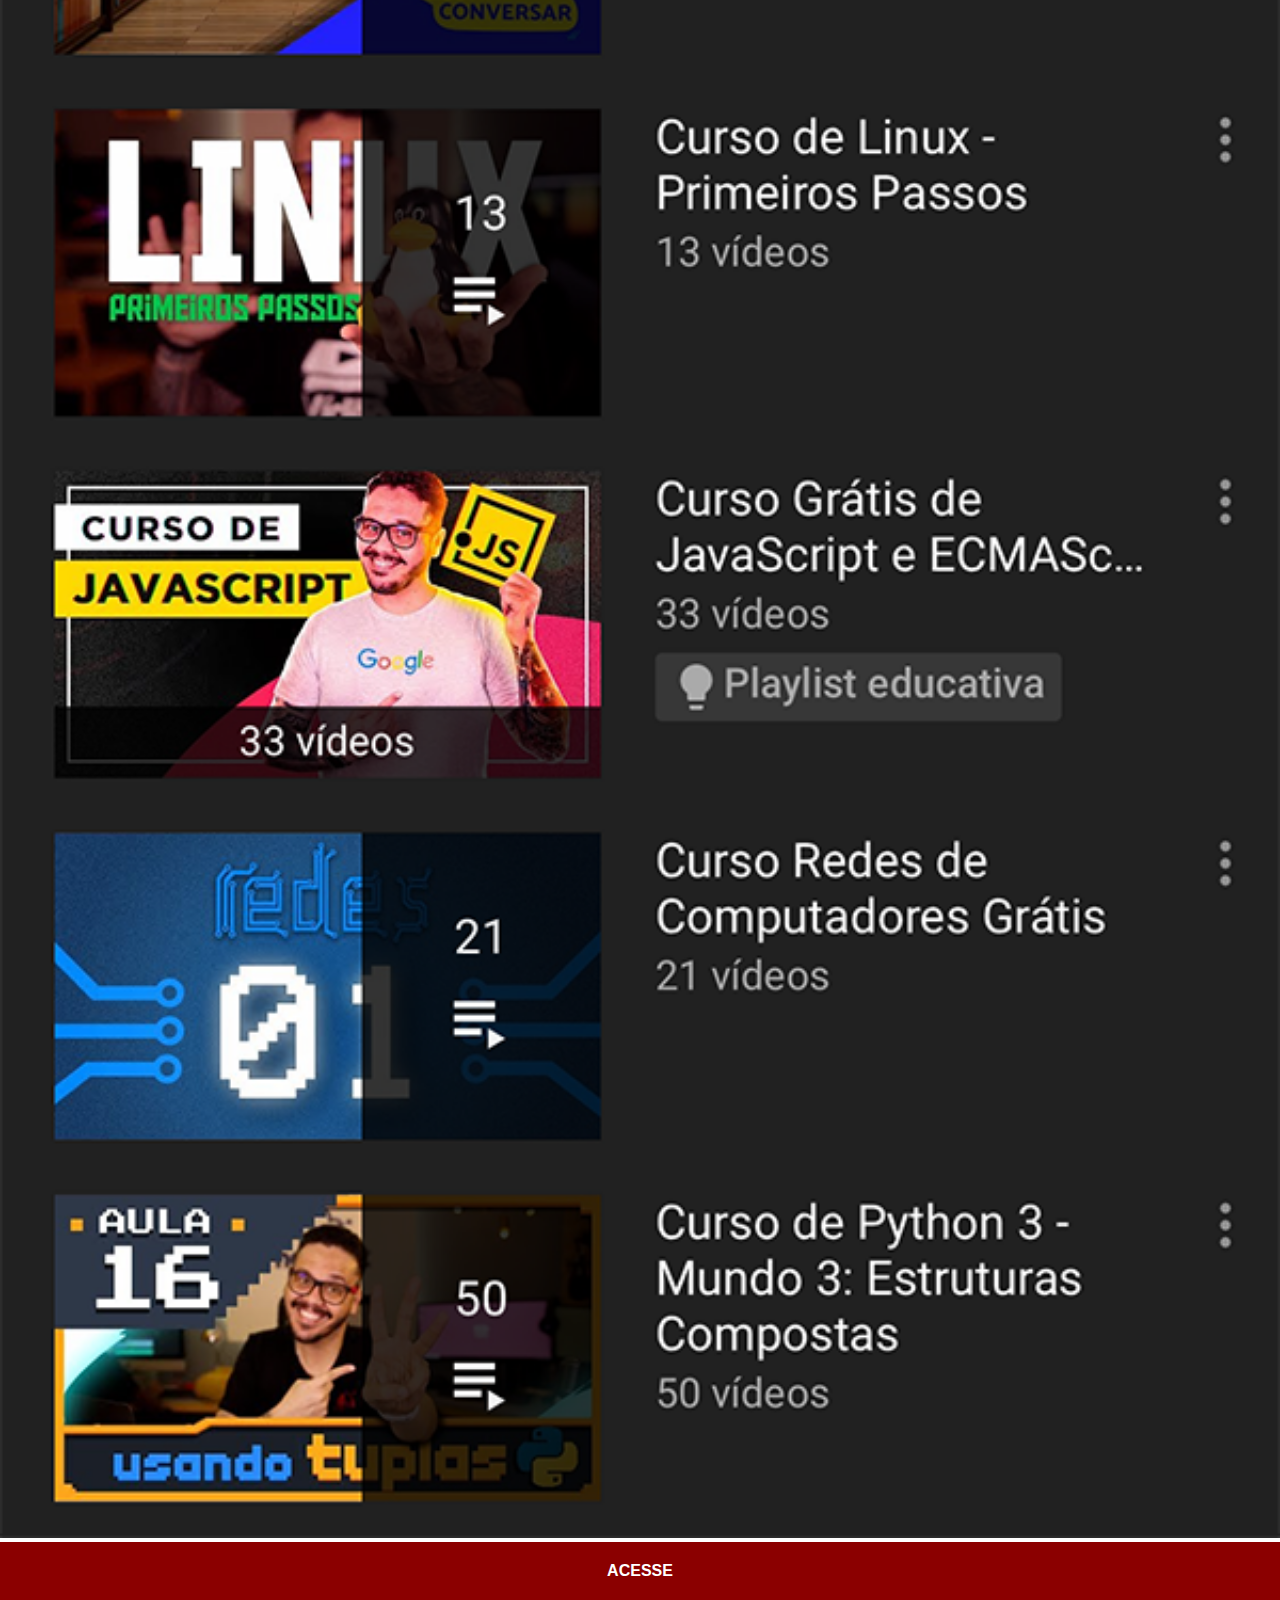
<file: youtube.html>
<!DOCTYPE html>
<html lang="pt-br">
<head>
    <meta charset="UTF-8">
    <meta name="viewport" content="width=device-width, initial-scale=1.0">
    <title>Document</title>
    <link rel="stylesheet" href="estilos/social.css">
    <style>
       

    </style>
</head>
<body>
    <img src="./pacote-d013/imagens/tela-youtube.png" alt="youtube">
    <a href="https://www.youtube.com/@CursoemVideo/playlists" target="_blank">ACESSE</a>
</body>
</html>
</file>
<file: estilos/style.css>
@charset "UTF-8";

*{
    margin: 0px;
    padding: 0px;
    font-family: Arial, Helvetica, sans-serif;
}

html, body{
    height:100vh;
    width: 100vw;
    background-color: black;
}

body{
    background: url('../pacote-d013/imagens/fundo-madeira.jpg') no-repeat top center;
    background-size: cover;
    background-attachment: fixed;
}

main{
    height: 100vh;
    position: relative;
   
}

section#telefone{
    height: 627px;
    width: 311px;
    position: absolute;
    top:50%;
    left: 50%;
    transform: translate(-50%, -50%);
    background: url('../pacote-d013/imagens/frame-iphone.png') no-repeat;
}

iframe#tela{
    position: relative;
    top: 80px;
    left: 22px;
    width: 267px;
    height: 471px;
}

section#redes-sociais{
    text-align: right;
}

section#redes-sociais img{
    width: 50px;
    margin: 10px;
    border-radius: 50%;
    box-shadow: 2px 2px 5px rgba(0, 0, 0, 0.486);
    box-sizing: border-box;
}

section#redes-sociais img:hover{
    border: 2px solid white;
    transform: translate(-3px, -3px);
    box-shadow: 5px 5px 10px rgba(77, 77, 77, 0.678);
    transition: transform 0.4s, border .2s;
}
</file>
<file: estilos/social.css>
@charset "UTF-8";

*{
    margin: 0px;
    padding: 0px;
    font-family: Arial, Helvetica, sans-serif;

}
::-webkit-scrollbar{
    width: 0px;
    height: 0px;
}

img{
    width: 100vw;

}

a{
    display: block;
    background-color: darkred;
    color: white;
    padding: 20px;
    text-align: center;
    font-weight: bolder;
    text-decoration: none;

}

a:hover{
    background-color: red;
}
</file>
